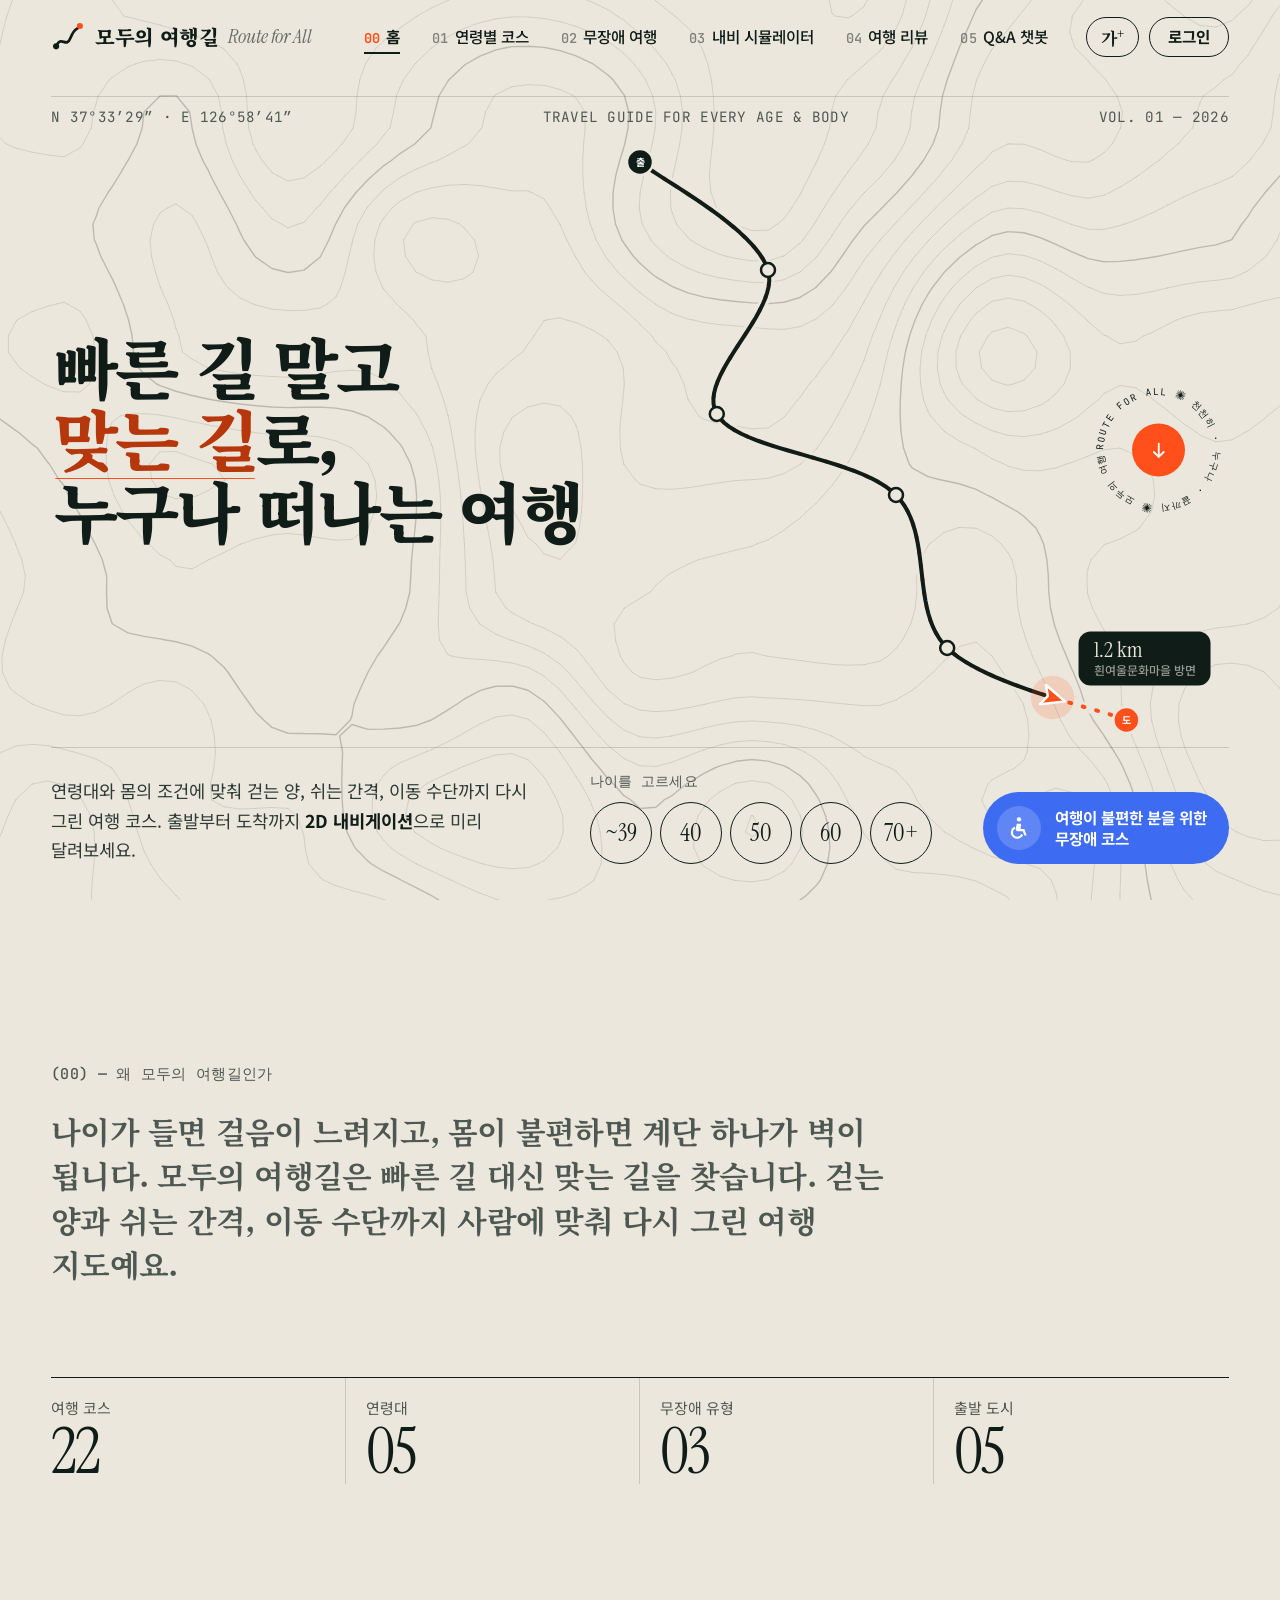
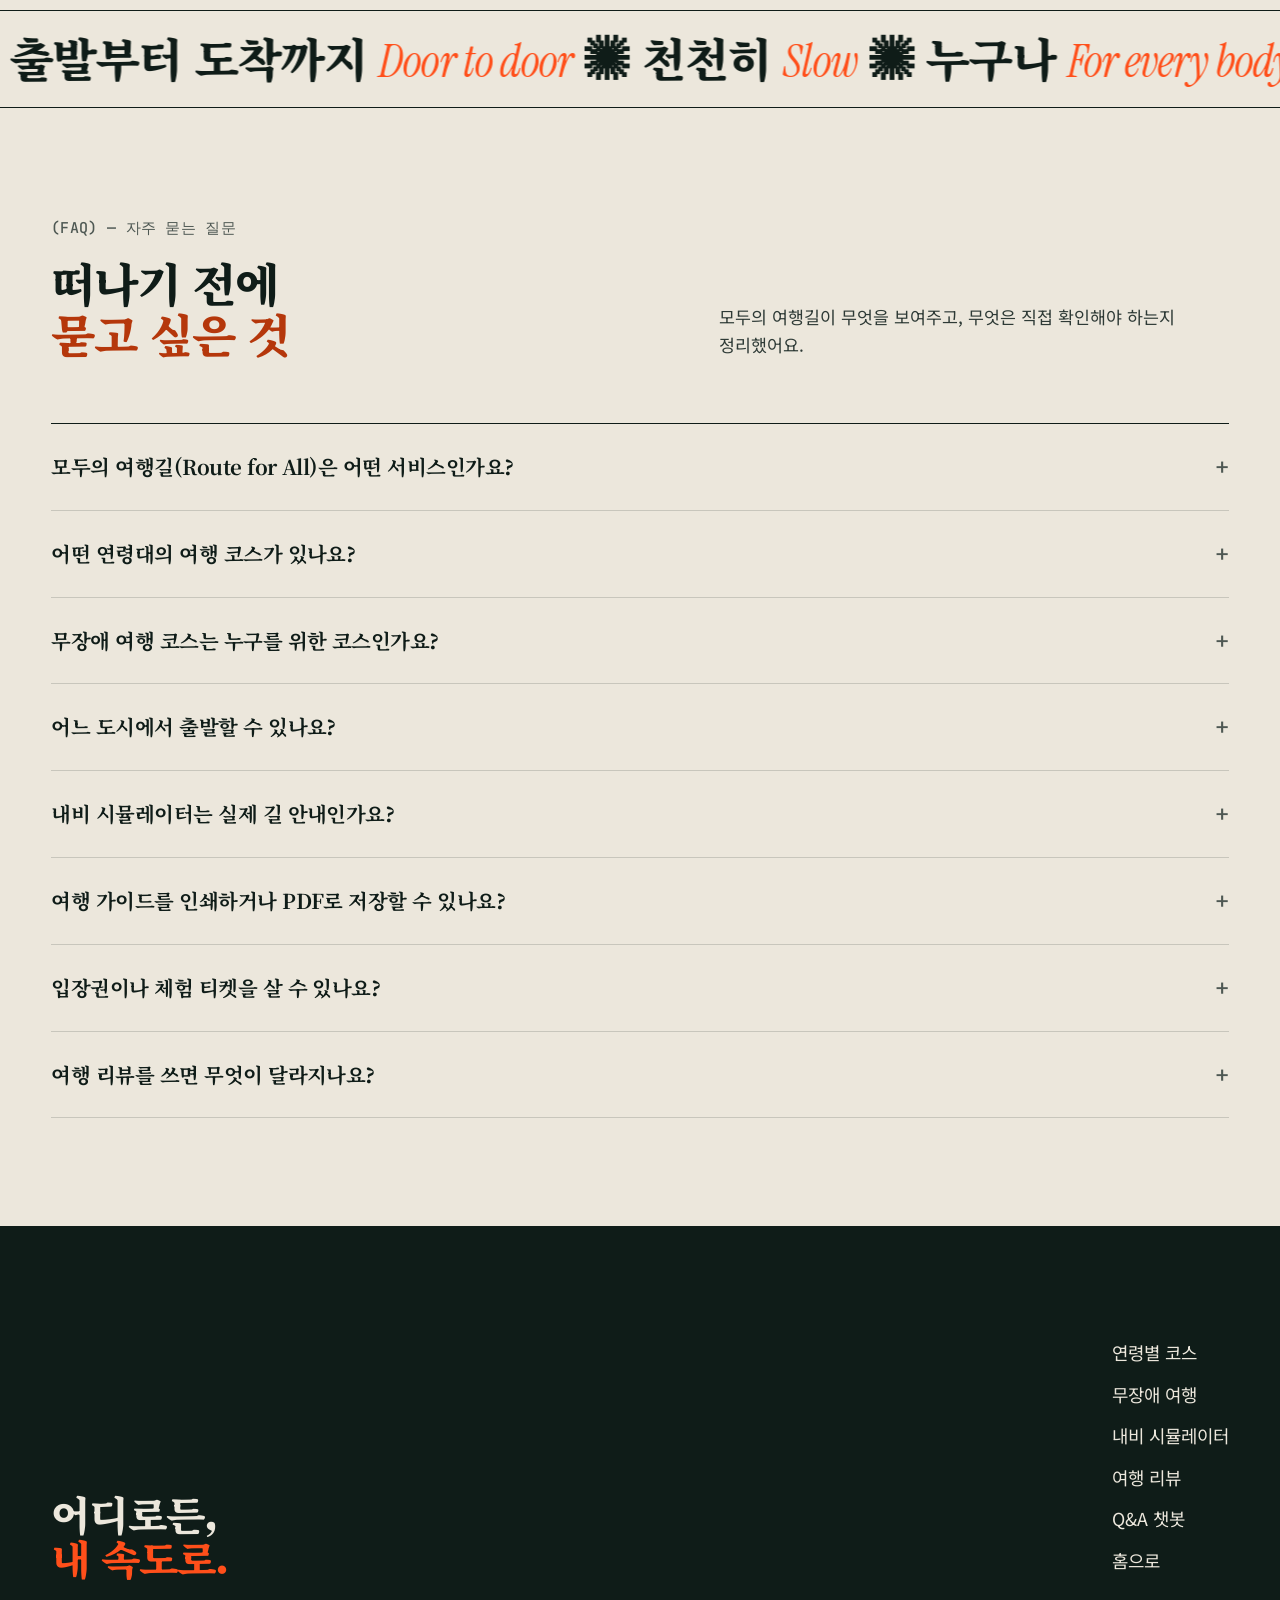
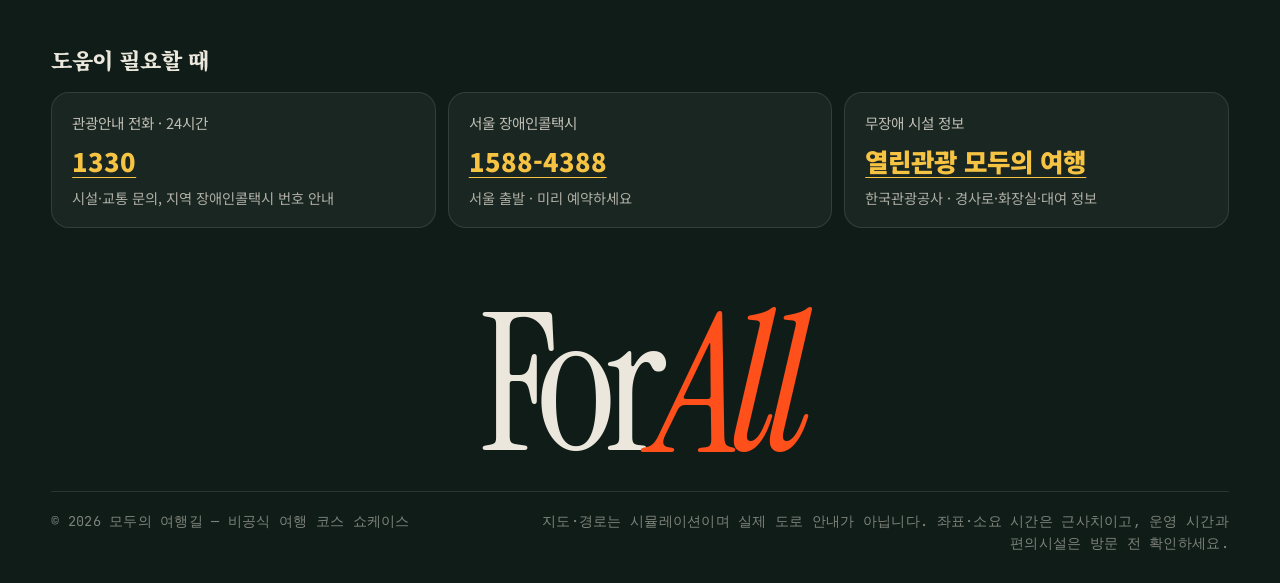
<file: index.html>
<!doctype html>
<html lang="ko">
<head>
  <meta charset="utf-8">
  <meta name="viewport" content="width=device-width, initial-scale=1">
  <title>모두의 여행길 Route for All — 연령별·무장애 국내 여행 코스와 2D 내비</title>
  <meta name="description" content="빠른 길 말고 맞는 길로. 40세 이하부터 70세 이상까지 연령대별, 휠체어·보행 불편·유모차 동반 무장애 국내 여행 코스를 출발부터 도착까지 2D 내비게이션으로 미리 달려보는 여행 가이드예요.">
  <meta name="robots" content="index, follow, max-image-preview:large, max-snippet:-1">
  <meta name="author" content="모두의 여행길 Route for All">
  <meta name="theme-color" content="#0f1c18">
  <link rel="canonical" href="https://specialtourguide.vercel.app/">
  <link rel="alternate" hreflang="ko" href="https://specialtourguide.vercel.app/">
  <link rel="icon" href="favicon.svg" type="image/svg+xml">
  <link rel="apple-touch-icon" href="assets/apple-touch-icon.png">
  <link rel="alternate" type="text/plain" title="LLM용 사이트 요약" href="llms.txt">

  <!-- 공유 미리보기 -->
  <meta property="og:type" content="website">
  <meta property="og:site_name" content="모두의 여행길 Route for All">
  <meta property="og:locale" content="ko_KR">
  <meta property="og:url" content="https://specialtourguide.vercel.app/">
  <meta property="og:title" content="모두의 여행길 Route for All — 나이와 몸에 맞춘 여행 코스">
  <meta property="og:description" content="연령대별·무장애 국내 여행 코스를 출발부터 도착까지 2D 내비게이션으로 미리 달려보세요.">
  <meta property="og:image" content="https://specialtourguide.vercel.app/assets/og-image.png">
  <meta property="og:image:width" content="1200">
  <meta property="og:image:height" content="630">
  <meta property="og:image:alt" content="모두의 여행길 Route for All — 빠른 길 말고 맞는 길로">
  <meta name="twitter:card" content="summary_large_image">
  <meta name="twitter:title" content="모두의 여행길 Route for All — 나이와 몸에 맞춘 여행 코스">
  <meta name="twitter:description" content="연령대별·무장애 국내 여행 코스를 출발부터 도착까지 2D 내비게이션으로 미리 달려보세요.">
  <meta name="twitter:image" content="https://specialtourguide.vercel.app/assets/og-image.png">

  <!-- 구조화 데이터: js/data.js의 코스와 아래 FAQ에서 만든 정적 블록 -->
  <!-- seo:jsonld -->
  <script type="application/ld+json">
{"@context":"https://schema.org","@graph":[{"@type":"Organization","@id":"https://specialtourguide.vercel.app/#org","name":"모두의 여행길 Route for All","alternateName":["모두의 여행길","Route for All"],"url":"https://specialtourguide.vercel.app/","logo":"https://specialtourguide.vercel.app/assets/logo.png"},{"@type":"WebSite","@id":"https://specialtourguide.vercel.app/#website","url":"https://specialtourguide.vercel.app/","name":"모두의 여행길 Route for All","alternateName":"모두의 여행길","inLanguage":"ko-KR","publisher":{"@id":"https://specialtourguide.vercel.app/#org"},"description":"연령대별·무장애 국내 여행 코스를 출발부터 도착까지 2D 내비게이션으로 미리 달려보는 여행 가이드"},{"@type":"WebApplication","@id":"https://specialtourguide.vercel.app/#app","name":"모두의 여행길 2D 내비게이션 시뮬레이터","url":"https://specialtourguide.vercel.app/#sim","applicationCategory":"TravelApplication","operatingSystem":"Web","inLanguage":"ko-KR","isAccessibleForFree":true,"offers":{"@type":"Offer","price":"0","priceCurrency":"KRW"},"publisher":{"@id":"https://specialtourguide.vercel.app/#org"},"featureList":["연령대별 여행 코스 추천","휠체어·보행 불편·유모차 동반 무장애 코스","출발지별 자동차·대중교통·기차 경로 시뮬레이션","A4 여행 가이드 인쇄·PDF 저장","글자 크게 보기"]},{"@type":"ItemList","@id":"https://specialtourguide.vercel.app/#courses","name":"모두의 여행길 코스","numberOfItems":22,"itemListElement":[{"@type":"ListItem","position":1,"item":{"@type":"TouristTrip","name":"부산 바다 감성 1박 2일","description":"알록달록한 산동네 골목에서 시작해 해변열차와 광안대교 야경까지, 부산의 바다를 하루 반에 담는 코스예요.","touristType":"40세 이하","keywords":"부산, 1박 2일, 야경, 해변열차, 골목 사진","provider":{"@id":"https://specialtourguide.vercel.app/#org"},"itinerary":{"@type":"ItemList","itemListElement":[{"@type":"ListItem","position":1,"item":{"@type":"TouristAttraction","name":"감천문화마을","description":"산비탈을 따라 계단식으로 이어진 파스텔 톤 마을. 골목마다 사진 명소가 숨어 있어요."}},{"@type":"ListItem","position":2,"item":{"@type":"TouristAttraction","name":"해운대 블루라인파크","description":"해안선을 따라 달리는 해변열차와 스카이캡슐을 타고 바다를 옆에 두고 이동해요."}},{"@type":"ListItem","position":3,"item":{"@type":"TouristAttraction","name":"광안리 해변","description":"광안대교 야경을 정면으로 보는 해변. 저녁 식사 후 산책으로 하루를 마무리해요."}},{"@type":"ListItem","position":4,"item":{"@type":"TouristAttraction","name":"흰여울문화마을","description":"영도 절벽 위로 이어지는 해안 마을과 산책로. 둘째 날 오전에 여유롭게 걸어요."}}]}}},{"@type":"ListItem","position":2,"item":{"@type":"TouristTrip","name":"양양·속초 서핑 로드트립","description":"서핑 강습으로 하루를 시작하고, 바다 위 절벽 사찰과 속초 시장 먹거리로 이어지는 동해안 드라이브예요.","touristType":"40세 이하","keywords":"강원 양양·속초, 1박 2일, 서핑, 드라이브, 시장 먹거리","provider":{"@id":"https://specialtourguide.vercel.app/#org"},"itinerary":{"@type":"ItemList","itemListElement":[{"@type":"ListItem","position":1,"item":{"@type":"TouristAttraction","name":"양양 서피비치","description":"초보자 강습이 많은 서핑 해변. 오전 파도가 잔잔한 날이 입문하기 좋아요."}},{"@type":"ListItem","position":2,"item":{"@type":"TouristAttraction","name":"낙산사","description":"바다를 내려다보는 해안 사찰. 의상대에서 보는 동해가 탁 트여 있어요."}},{"@type":"ListItem","position":3,"item":{"@type":"TouristAttraction","name":"속초관광수산시장","description":"닭강정과 오징어순대 같은 먹거리로 유명한 시장이에요."}},{"@type":"ListItem","position":4,"item":{"@type":"TouristAttraction","name":"영금정","description":"바위 위 정자에서 보는 일출 명소. 둘째 날 아침에 들러요."}}]}}},{"@type":"ListItem","position":3,"item":{"@type":"TouristTrip","name":"경주 역사 탐험 가족 코스","description":"아이와 교과서 속 신라를 직접 걸어보는 코스예요. 낮에는 불국사와 첨성대, 저녁에는 동궁과 월지 야경으로 마무리해요.","touristType":"40대","keywords":"경북 경주, 당일 ~ 1박, 교과서 여행, 야경, 체험","provider":{"@id":"https://specialtourguide.vercel.app/#org"},"itinerary":{"@type":"ItemList","itemListElement":[{"@type":"ListItem","position":1,"item":{"@type":"TouristAttraction","name":"불국사","description":"다보탑과 석가탑을 직접 보며 신라 불교 건축을 배우는 곳이에요."}},{"@type":"ListItem","position":2,"item":{"@type":"TouristAttraction","name":"첨성대","description":"넓은 잔디밭이 있어 아이들이 뛰놀기 좋아요. 주변 대릉원과 함께 걸어요."}},{"@type":"ListItem","position":3,"item":{"@type":"TouristAttraction","name":"황리단길","description":"한옥을 고친 카페와 식당이 모인 거리. 이른 저녁 식사 장소로 좋아요."}},{"@type":"ListItem","position":4,"item":{"@type":"TouristAttraction","name":"동궁과 월지","description":"연못에 비친 전각이 아름다운 경주 대표 야경 명소예요."}}]}}},{"@type":"ListItem","position":4,"item":{"@type":"TouristTrip","name":"제주 동쪽 바다 가족 여행","description":"에메랄드빛 해수욕장과 비자나무 숲, 성산일출봉을 차로 30분 간격씩 이어 아이도 지치지 않는 제주 동부 코스예요.","touristType":"40대","keywords":"제주 동부, 2박 3일, 바다, 숲 산책, 일출봉","provider":{"@id":"https://specialtourguide.vercel.app/#org"},"itinerary":{"@type":"ItemList","itemListElement":[{"@type":"ListItem","position":1,"item":{"@type":"TouristAttraction","name":"함덕해수욕장","description":"수심이 얕고 물빛이 맑아 아이와 물놀이하기 좋은 해변이에요."}},{"@type":"ListItem","position":2,"item":{"@type":"TouristAttraction","name":"비자림","description":"오래된 비자나무가 빽빽한 숲길. 흙길이 평탄해 가족 산책로로 좋아요."}},{"@type":"ListItem","position":3,"item":{"@type":"TouristAttraction","name":"성산일출봉","description":"분화구 정상까지 계단이 이어져요. 아이 체력에 맞춰 중턱 전망대에서 돌아와도 충분해요."}},{"@type":"ListItem","position":4,"item":{"@type":"TouristAttraction","name":"섭지코지","description":"바다를 끼고 걷는 완만한 언덕길. 다음 날 아침 산책 코스예요."}}]}}},{"@type":"ListItem","position":5,"item":{"@type":"TouristTrip","name":"군산 근대거리 · 전주 한옥 미식","description":"군산의 근대 건축 거리를 천천히 걷고, 전주 한옥마을에서 하룻밤 묵으며 지역 음식을 맛보는 코스예요.","touristType":"50대","keywords":"전북 군산·전주, 1박 2일, 근대 건축, 한옥, 야시장","provider":{"@id":"https://specialtourguide.vercel.app/#org"},"itinerary":{"@type":"ItemList","itemListElement":[{"@type":"ListItem","position":1,"item":{"@type":"TouristAttraction","name":"군산 근대역사박물관","description":"항구 도시 군산의 근대사를 정리한 박물관. 주변 근대 건축 거리와 함께 둘러봐요."}},{"@type":"ListItem","position":2,"item":{"@type":"TouristAttraction","name":"경암동 철길마을","description":"좁은 철길 양옆으로 집과 가게가 늘어선 마을. 추억의 간식거리가 많아요."}},{"@type":"ListItem","position":3,"item":{"@type":"TouristAttraction","name":"전주 한옥마을","description":"700여 채 한옥이 모인 마을. 한옥 숙소에서 하룻밤 머물기 좋아요."}},{"@type":"ListItem","position":4,"item":{"@type":"TouristAttraction","name":"전주 남부시장","description":"피순대·콩나물국밥으로 유명한 시장. 야시장은 운영 요일을 확인하세요."}}]}}},{"@type":"ListItem","position":6,"item":{"@type":"TouristTrip","name":"순천 정원 · 여수 밤바다","description":"순천만국가정원과 갈대 습지를 걷고, 여수 오동도와 이순신광장 밤바다로 이어지는 남해안 힐링 코스예요.","touristType":"50대","keywords":"전남 순천·여수, 1박 2일, 정원, 갈대숲, 밤바다","provider":{"@id":"https://specialtourguide.vercel.app/#org"},"itinerary":{"@type":"ItemList","itemListElement":[{"@type":"ListItem","position":1,"item":{"@type":"TouristAttraction","name":"순천만국가정원","description":"세계 여러 나라 정원을 옮겨놓은 대형 정원. 길이 평탄해 오래 걸어도 편해요."}},{"@type":"ListItem","position":2,"item":{"@type":"TouristAttraction","name":"순천만습지","description":"끝없는 갈대숲 사이 데크길. 해 질 무렵 풍경이 특히 아름다워요."}},{"@type":"ListItem","position":3,"item":{"@type":"TouristAttraction","name":"여수 오동도","description":"방파제 길로 이어진 동백섬. 동백열차를 타고 들어갈 수도 있어요."}},{"@type":"ListItem","position":4,"item":{"@type":"TouristAttraction","name":"이순신광장","description":"여수 밤바다를 따라 포장마차와 식당이 늘어선 광장이에요."}}]}}},{"@type":"ListItem","position":7,"item":{"@type":"TouristTrip","name":"안동 선비길 문화유산 여행","description":"하회마을과 도산서원의 고즈넉한 풍경을 보고, 저녁에는 월영교 야경을 걷는 여유로운 일정이에요.","touristType":"60대","keywords":"경북 안동, 1박 2일, 세계유산, 전통, 야경 다리","provider":{"@id":"https://specialtourguide.vercel.app/#org"},"itinerary":{"@type":"ItemList","itemListElement":[{"@type":"ListItem","position":1,"item":{"@type":"TouristAttraction","name":"하회마을","description":"강이 마을을 감싸 도는 전통 마을. 매표소에서 셔틀버스로 마을 입구까지 갈 수 있어요."}},{"@type":"ListItem","position":2,"item":{"@type":"TouristAttraction","name":"안동 찜닭골목","description":"안동찜닭 식당이 모여 있는 구시장 골목. 점심 식사 장소예요."}},{"@type":"ListItem","position":3,"item":{"@type":"TouristAttraction","name":"도산서원","description":"퇴계 이황을 기리는 서원. 강을 따라 걷는 진입로가 평탄해요."}},{"@type":"ListItem","position":4,"item":{"@type":"TouristAttraction","name":"월영교","description":"호수 위를 가로지르는 나무다리. 밤 조명이 켜지면 더 운치 있어요."}}]}}},{"@type":"ListItem","position":8,"item":{"@type":"TouristTrip","name":"단양 강변 풍경 드라이브","description":"남한강을 따라 도담삼봉과 전망대, 시장을 차로 10분 간격씩 잇는 짧고 편안한 당일 코스예요.","touristType":"60대","keywords":"충북 단양, 당일, 강 풍경, 전망대, 시장","provider":{"@id":"https://specialtourguide.vercel.app/#org"},"itinerary":{"@type":"ItemList","itemListElement":[{"@type":"ListItem","position":1,"item":{"@type":"TouristAttraction","name":"도담삼봉","description":"강 위로 솟은 세 봉우리. 주차장에서 바로 보이는 평지 전망 명소예요."}},{"@type":"ListItem","position":2,"item":{"@type":"TouristAttraction","name":"만천하스카이워크","description":"남한강 절벽 위 전망대. 매표소에서 셔틀버스로 오를 수 있어요."}},{"@type":"ListItem","position":3,"item":{"@type":"TouristAttraction","name":"단양구경시장","description":"단양 마늘을 넣은 만두·순대 등 먹거리가 많은 전통시장이에요."}}]}}},{"@type":"ListItem","position":9,"item":{"@type":"TouristTrip","name":"서울 고궁 반나절 나들이","description":"경복궁 근정전 일대만 천천히 보고, 바로 옆 박물관 실내에서 쉬어간 뒤 덕수궁 돌담길로 마무리하는 반나절 코스예요.","touristType":"70세 이상","keywords":"서울 종로·중구, 반나절, 평지, 실내 관람, 짧은 이동","provider":{"@id":"https://specialtourguide.vercel.app/#org"},"itinerary":{"@type":"ItemList","itemListElement":[{"@type":"ListItem","position":1,"item":{"@type":"TouristAttraction","name":"경복궁","description":"광화문에서 근정전까지만 보아도 충분해요. 마당이 넓은 평지라 걷기 편해요."}},{"@type":"ListItem","position":2,"item":{"@type":"TouristAttraction","name":"국립민속박물관","description":"경복궁 안쪽에 있는 실내 박물관. 의자가 있어 쉬어가며 관람해요."}},{"@type":"ListItem","position":3,"item":{"@type":"TouristAttraction","name":"덕수궁 돌담길","description":"나무 그늘 아래 평탄한 돌담길. 택시에서 내려 짧게 걸어요."}}]}}},{"@type":"ListItem","position":10,"item":{"@type":"TouristTrip","name":"남이섬 · 춘천 강변 하루","description":"짧은 배를 타고 남이섬 숲길을 걷고, 춘천 소양강변 전망과 닭갈비로 마무리하는 하루 코스예요.","touristType":"70세 이상","keywords":"강원 춘천·경기 가평, 당일, 배 타기, 숲길, 평지 산책","provider":{"@id":"https://specialtourguide.vercel.app/#org"},"itinerary":{"@type":"ItemList","itemListElement":[{"@type":"ListItem","position":1,"item":{"@type":"TouristAttraction","name":"가평 나루","description":"남이섬으로 가는 배를 타는 선착장이에요."}},{"@type":"ListItem","position":2,"item":{"@type":"TouristAttraction","name":"남이섬","description":"메타세쿼이아 길을 비롯한 숲길이 평탄해 천천히 걷기 좋아요."}},{"@type":"ListItem","position":3,"item":{"@type":"TouristAttraction","name":"소양강 스카이워크","description":"강 위로 뻗은 투명 바닥 전망대. 입구까지 평지로 접근해요."}},{"@type":"ListItem","position":4,"item":{"@type":"TouristAttraction","name":"춘천 닭갈비골목","description":"닭갈비 식당이 모인 골목. 저녁 식사로 하루를 마무리해요."}}]}}},{"@type":"ListItem","position":11,"item":{"@type":"TouristTrip","name":"휠체어로 가는 서울 박물관·한강","description":"실내 박물관과 평지 공원, 한강공원을 장애인콜택시로 잇는 휠체어 이용자용 당일 코스예요.","touristType":"휠체어 이용자","keywords":"서울 용산·서초, 당일, 휠체어, 엘리베이터, 평지","provider":{"@id":"https://specialtourguide.vercel.app/#org"},"itinerary":{"@type":"ItemList","itemListElement":[{"@type":"ListItem","position":1,"item":{"@type":"TouristAttraction","name":"국립중앙박물관","description":"전시관이 넓은 평지 동선으로 이어지고 층 사이를 엘리베이터로 오가요."}},{"@type":"ListItem","position":2,"item":{"@type":"TouristAttraction","name":"용산가족공원","description":"박물관과 이어진 평지 공원. 연못 주변 포장 산책로를 따라 돌아요."}},{"@type":"ListItem","position":3,"item":{"@type":"TouristAttraction","name":"반포한강공원","description":"강변 산책로와 다리 분수를 함께 볼 수 있는 한강공원이에요."}}]}}},{"@type":"ListItem","position":12,"item":{"@type":"TouristTrip","name":"보행이 불편한 분을 위한 강릉 평지 코스","description":"KTX로 강릉에 내려 택시로만 이동하고, 걷는 구간은 평지 호수 산책로와 해변 데크로 짧게 묶은 코스예요.","touristType":"보행이 불편한 분 · 고령자","keywords":"강원 강릉, 당일, 지팡이·보행기, 벤치 많음, 짧은 걷기","provider":{"@id":"https://specialtourguide.vercel.app/#org"},"itinerary":{"@type":"ItemList","itemListElement":[{"@type":"ListItem","position":1,"item":{"@type":"TouristAttraction","name":"오죽헌","description":"율곡 이이가 태어난 집. 마당과 진입로가 평탄한 편이에요."}},{"@type":"ListItem","position":2,"item":{"@type":"TouristAttraction","name":"경포호 산책로","description":"호수를 따라 도는 평지 산책로. 벤치가 촘촘해 자주 쉬어갈 수 있어요."}},{"@type":"ListItem","position":3,"item":{"@type":"TouristAttraction","name":"안목해변 커피거리","description":"바다가 보이는 카페가 줄지어 있어, 실내에 앉아 바다를 보며 쉬어가요."}}]}}},{"@type":"ListItem","position":13,"item":{"@type":"TouristTrip","name":"버스로 오르는 남산 · 서울로 산책","description":"남산 오르막은 순환버스와 택시로 대신하고, 걷는 구간은 한옥마을 마당과 서울로 평지 보행로로만 짧게 묶었어요.","touristType":"보행이 불편한 분 · 고령자","keywords":"서울 중구, 당일, 오르막 대신 버스, 전망대, 평지 공중정원","provider":{"@id":"https://specialtourguide.vercel.app/#org"},"itinerary":{"@type":"ItemList","itemListElement":[{"@type":"ListItem","position":1,"item":{"@type":"TouristAttraction","name":"남산골한옥마을","description":"평지 마당을 따라 한옥 다섯 채가 모여 있는 곳. 입구 가까이 내려 짧게 둘러봐요."}},{"@type":"ListItem","position":2,"item":{"@type":"TouristAttraction","name":"N서울타워","description":"남산 순환버스로 정상 부근까지 올라가 전망대에서 서울 전경을 봐요."}},{"@type":"ListItem","position":3,"item":{"@type":"TouristAttraction","name":"서울로7017","description":"옛 고가도로를 고친 보행길. 화분 사이 평지 길에 벤치가 많아요."}}]}}},{"@type":"ListItem","position":14,"item":{"@type":"TouristTrip","name":"앉아서 보는 부산 해변열차 코스","description":"해운대 해변 산책로를 조금 걷고, 바다 옆을 달리는 해변열차에 앉아 청사포와 송정까지 이동하는 코스예요.","touristType":"보행이 불편한 분 · 고령자","keywords":"부산 해운대, 당일, 해변열차, 앉아서 관람, 해변 데크","provider":{"@id":"https://specialtourguide.vercel.app/#org"},"itinerary":{"@type":"ItemList","itemListElement":[{"@type":"ListItem","position":1,"item":{"@type":"TouristAttraction","name":"해운대해수욕장","description":"모래사장 옆 포장 산책로를 따라 바다를 보며 짧게 걸어요."}},{"@type":"ListItem","position":2,"item":{"@type":"TouristAttraction","name":"블루라인파크 미포정거장","description":"해변열차를 타는 정거장이에요. 택시로 정거장 앞까지 이동해요."}},{"@type":"ListItem","position":3,"item":{"@type":"TouristAttraction","name":"청사포정거장","description":"열차에서 내려 등대가 보이는 작은 포구를 둘러봐요."}},{"@type":"ListItem","position":4,"item":{"@type":"TouristAttraction","name":"송정해수욕장","description":"잔잔한 해변 앞 카페에서 바다를 보며 쉬어가며 마무리해요."}}]}}},{"@type":"ListItem","position":15,"item":{"@type":"TouristTrip","name":"평지만 골라 걷는 경주","description":"오르막이 많은 불국사 대신 시내 평지 유적만 골랐어요. 실내 박물관에서 시작해 동궁과 월지, 첨성대를 택시로 이어요.","touristType":"보행이 불편한 분 · 고령자","keywords":"경북 경주, 당일, 실내 박물관, 평지 유적, 야경","provider":{"@id":"https://specialtourguide.vercel.app/#org"},"itinerary":{"@type":"ItemList","itemListElement":[{"@type":"ListItem","position":1,"item":{"@type":"TouristAttraction","name":"국립경주박물관","description":"신라 유물을 실내에서 편하게 보는 박물관. 의자에 앉아 쉬어가며 관람해요."}},{"@type":"ListItem","position":2,"item":{"@type":"TouristAttraction","name":"첨성대","description":"넓은 평지 잔디밭 가운데 있어 가까이 가기 쉬워요."}},{"@type":"ListItem","position":3,"item":{"@type":"TouristAttraction","name":"동궁과 월지","description":"연못을 따라 도는 평탄한 길. 해 질 무렵 야경이 아름다워요."}}]}}},{"@type":"ListItem","position":16,"item":{"@type":"TouristTrip","name":"담양 가로수길 느린 산책","description":"곧게 뻗은 메타세쿼이아 가로수길과 강변 제방 숲을 평지로만 걷고, 국수거리에서 쉬어가는 코스예요.","touristType":"보행이 불편한 분 · 고령자","keywords":"전남 담양, 당일, 가로수길, 평지 제방, 국수 한 그릇","provider":{"@id":"https://specialtourguide.vercel.app/#org"},"itinerary":{"@type":"ItemList","itemListElement":[{"@type":"ListItem","position":1,"item":{"@type":"TouristAttraction","name":"메타세쿼이아 가로수길","description":"높은 나무가 양옆으로 늘어선 곧은 평지 길이에요."}},{"@type":"ListItem","position":2,"item":{"@type":"TouristAttraction","name":"관방제림","description":"강둑을 따라 오래된 나무가 줄지어 선 그늘 숲길이에요."}},{"@type":"ListItem","position":3,"item":{"@type":"TouristAttraction","name":"담양 국수거리","description":"강변을 따라 국수집이 모인 거리. 평상에 앉아 쉬어가요."}}]}}},{"@type":"ListItem","position":17,"item":{"@type":"TouristTrip","name":"제주 서쪽 정원과 에메랄드 해변","description":"제주 시내 시장에서 시작해 평지 정원과 물빛 고운 해변을 차로 잇는 서쪽 코스예요. 걷는 구간은 모두 짧게 줄였어요.","touristType":"보행이 불편한 분 · 고령자","keywords":"제주 한림, 1박 2일, 평지 정원, 해변 데크, 시장","provider":{"@id":"https://specialtourguide.vercel.app/#org"},"itinerary":{"@type":"ItemList","itemListElement":[{"@type":"ListItem","position":1,"item":{"@type":"TouristAttraction","name":"동문재래시장","description":"공항에서 가까운 제주 대표 시장. 지붕이 있어 날씨와 관계없이 둘러봐요."}},{"@type":"ListItem","position":2,"item":{"@type":"TouristAttraction","name":"한림공원","description":"아열대 식물원과 정원이 이어진 공원. 길이 대체로 평탄해요."}},{"@type":"ListItem","position":3,"item":{"@type":"TouristAttraction","name":"협재해수욕장","description":"비양도가 보이는 맑은 해변. 다음 날 아침 산책로에서 바다를 봐요."}}]}}},{"@type":"ListItem","position":18,"item":{"@type":"TouristTrip","name":"세종 수목원 · 대전 빵 여행","description":"날씨와 관계없이 걷기 좋은 수목원 온실과 평지 호수공원을 둘러보고, 대전 빵집에서 마무리하는 코스예요.","touristType":"보행이 불편한 분 · 고령자","keywords":"세종 · 대전, 당일, 실내 온실, 호수 공원, 빵집","provider":{"@id":"https://specialtourguide.vercel.app/#org"},"itinerary":{"@type":"ItemList","itemListElement":[{"@type":"ListItem","position":1,"item":{"@type":"TouristAttraction","name":"국립세종수목원","description":"대형 사계절 온실이 있는 수목원. 실내 평지 동선이 길어 쉬어가며 걸어요."}},{"@type":"ListItem","position":2,"item":{"@type":"TouristAttraction","name":"세종호수공원","description":"넓은 호수를 따라 포장 산책로가 이어진 평지 공원이에요."}},{"@type":"ListItem","position":3,"item":{"@type":"TouristAttraction","name":"대전 성심당 본점","description":"대전을 대표하는 빵집. 줄이 길 수 있어 동행자가 대신 줄 서는 것을 권해요."}}]}}},{"@type":"ListItem","position":19,"item":{"@type":"TouristTrip","name":"대구 호수와 골목, 시장 한 바퀴","description":"수성못 호숫가를 천천히 걷고, 김광석길과 서문시장은 입구 가까이 내려 짧게 둘러보는 대구 도심 코스예요.","touristType":"보행이 불편한 분 · 고령자","keywords":"대구 수성·중구, 당일, 호숫가 산책, 벽화 골목, 전통시장","provider":{"@id":"https://specialtourguide.vercel.app/#org"},"itinerary":{"@type":"ItemList","itemListElement":[{"@type":"ListItem","position":1,"item":{"@type":"TouristAttraction","name":"수성못","description":"호수를 둘러싼 평지 산책로와 수변 데크가 있는 대구 도심 공원이에요."}},{"@type":"ListItem","position":2,"item":{"@type":"TouristAttraction","name":"김광석다시그리기길","description":"벽화와 노래가 있는 골목. 입구 쪽 평지 구간만 둘러봐요."}},{"@type":"ListItem","position":3,"item":{"@type":"TouristAttraction","name":"서문시장","description":"대구 대표 전통시장. 납작만두·칼국수로 식사하며 쉬어가요."}}]}}},{"@type":"ListItem","position":20,"item":{"@type":"TouristTrip","name":"앉아서 도는 인천 월미바다열차","description":"월미도를 한 바퀴 도는 바다열차에 앉아 바다와 항구를 보고, 문화의거리와 신포시장을 차로 잇는 코스예요.","touristType":"보행이 불편한 분 · 고령자","keywords":"인천 중구, 당일, 모노레일, 바다 전망, 시장 먹거리","provider":{"@id":"https://specialtourguide.vercel.app/#org"},"itinerary":{"@type":"ItemList","itemListElement":[{"@type":"ListItem","position":1,"item":{"@type":"TouristAttraction","name":"월미바다역","description":"인천역 옆 바다열차 출발역이에요."}},{"@type":"ListItem","position":2,"item":{"@type":"TouristAttraction","name":"월미문화의거리역","description":"바다가 보이는 산책로와 식당이 모인 거리. 해안 평지길을 짧게 걸어요."}},{"@type":"ListItem","position":3,"item":{"@type":"TouristAttraction","name":"신포국제시장","description":"닭강정과 만두로 알려진 시장. 지붕이 있는 통로를 따라 둘러봐요."}}]}}},{"@type":"ListItem","position":21,"item":{"@type":"TouristTrip","name":"순천 정원과 초가 마을","description":"넓고 평탄한 순천만국가정원을 쉬어가며 둘러보고, 초가집이 모인 낙안읍성 마을과 시장 국밥으로 이어지는 코스예요.","touristType":"보행이 불편한 분 · 고령자","keywords":"전남 순천, 1박 2일, 평지 정원, 민속 마을, 국밥","provider":{"@id":"https://specialtourguide.vercel.app/#org"},"itinerary":{"@type":"ItemList","itemListElement":[{"@type":"ListItem","position":1,"item":{"@type":"TouristAttraction","name":"순천만국가정원","description":"세계 여러 나라 정원이 모인 대형 정원. 길이 넓고 평탄해요."}},{"@type":"ListItem","position":2,"item":{"@type":"TouristAttraction","name":"낙안읍성 민속마을","description":"성곽 안에 초가집이 모인 마을. 마을 안 길은 대체로 평지예요."}},{"@type":"ListItem","position":3,"item":{"@type":"TouristAttraction","name":"순천 웃장","description":"국밥집이 모인 전통시장. 따뜻한 국밥으로 마무리해요."}}]}}},{"@type":"ListItem","position":22,"item":{"@type":"TouristTrip","name":"유모차·임산부 동반 실내외 코스","description":"넓은 평지 호수공원과 실내 박물관, 온실 식물원을 차로 20~30분 간격씩 잇는 코스예요.","touristType":"유모차 · 임산부 동반","keywords":"경기 고양·서울 강서, 당일, 유모차, 수유실, 실내 위주","provider":{"@id":"https://specialtourguide.vercel.app/#org"},"itinerary":{"@type":"ItemList","itemListElement":[{"@type":"ListItem","position":1,"item":{"@type":"TouristAttraction","name":"일산 호수공원","description":"호수를 따라 넓은 포장 산책로가 이어진 평지 공원이에요."}},{"@type":"ListItem","position":2,"item":{"@type":"TouristAttraction","name":"국립항공박물관","description":"비행기 실물을 실내에서 보는 박물관. 아이와 함께 체험 전시를 둘러봐요."}},{"@type":"ListItem","position":3,"item":{"@type":"TouristAttraction","name":"서울식물원","description":"대형 실내 온실이 있어 날씨와 관계없이 걷기 좋은 식물원이에요."}}]}}}]},{"@type":"FAQPage","@id":"https://specialtourguide.vercel.app/#faq","inLanguage":"ko-KR","mainEntity":[{"@type":"Question","name":"모두의 여행길(Route for All)은 어떤 서비스인가요?","acceptedAnswer":{"@type":"Answer","text":"연령대와 몸의 조건에 맞춰 걷는 양, 쉬는 간격, 이동 수단을 다시 짠 국내 여행 코스 가이드예요. 고른 코스를 출발지부터 도착지까지 2D 내비게이션 시뮬레이터로 미리 달려볼 수 있어요."}},{"@type":"Question","name":"어떤 연령대의 여행 코스가 있나요?","acceptedAnswer":{"@type":"Answer","text":"40세 이하, 40대, 50대, 60대, 70세 이상 다섯 연령대로 나눠 코스를 추천해요. 나이가 많을수록 하루 방문지와 걷는 거리를 줄이고 쉬는 시간을 늘렸어요."}},{"@type":"Question","name":"무장애 여행 코스는 누구를 위한 코스인가요?","acceptedAnswer":{"@type":"Answer","text":"휠체어 이용자, 보행이 불편한 분과 고령자, 유모차·임산부와 함께하는 여행자를 위한 코스예요. 계단과 오르막을 줄이고 쉬는 지점과 콜택시·휠체어석 예약 안내를 일정에 넣었어요."}},{"@type":"Question","name":"어느 도시에서 출발할 수 있나요?","acceptedAnswer":{"@type":"Answer","text":"출발 지역을 직접 입력할 수 있어요. 서울역, 대전역, 동대구역, 광주송정역, 부산역 같은 주요 역과 전국 87개 시·군을 찾을 수 있어요. 코스에 따라 자동차, 대중교통(고속버스·시내버스·지하철), 기차, 항공으로 여행 지역까지 가는 경로를 보여줘요."}},{"@type":"Question","name":"내비 시뮬레이터는 실제 길 안내인가요?","acceptedAnswer":{"@type":"Answer","text":"아니요. 지도·경로·소요 시간은 시뮬레이션용 근사치이고 실제 도로 안내가 아니에요. 운영 시간과 편의시설(엘리베이터, 휠체어 대여, 화장실)은 방문 전에 각 시설에 확인하세요."}},{"@type":"Question","name":"여행 가이드를 인쇄하거나 PDF로 저장할 수 있나요?","acceptedAnswer":{"@type":"Answer","text":"네. 시뮬레이터에서 고른 코스·출발지·이동 수단을 A4 여행 가이드로 미리 보고 인쇄하거나 PDF로 저장할 수 있어요. 큰 글씨 옵션도 있어요."}},{"@type":"Question","name":"입장권이나 체험 티켓을 살 수 있나요?","acceptedAnswer":{"@type":"Answer","text":"시뮬레이터가 목적지에 도착하면 티켓을 제안해요. 결제는 토스페이먼츠 테스트 환경으로 동작하는 시연 기능이라 실제 요금이 청구되지 않고, 표시된 요금도 예시예요."}},{"@type":"Question","name":"여행 리뷰를 쓰면 무엇이 달라지나요?","acceptedAnswer":{"@type":"Answer","text":"리뷰 글에서 장소와 이동 조건, 걷기 강도를 분석해 기존 코스의 리뷰로 묶거나, 같은 코스가 없으면 「리뷰에서 태어난 코스」로 새 코스를 만들어요. 계정과 리뷰는 이 브라우저에만 저장되는 데모 기능이에요."}}]}]}
  </script>
  <!-- /seo:jsonld -->
  <link rel="preconnect" href="https://fonts.googleapis.com">
  <link rel="preconnect" href="https://fonts.gstatic.com" crossorigin>
  <link href="https://fonts.googleapis.com/css2?family=Instrument+Serif:ital@0;1&family=JetBrains+Mono:wght@400;500;700&family=Noto+Sans+KR:wght@400;500;700;900&family=Noto+Serif+KR:wght@500;700;900&display=swap" rel="stylesheet">
  <link rel="stylesheet" href="css/style.css">
</head>
<body class="is-loading">
  <a class="skip" href="#main">본문 바로가기</a>

  <!-- 프리로더 -->
  <div class="loader" id="loader" aria-hidden="true">
    <div class="loader__top mono"><span>ROUTE FOR ALL</span><span>N 37°33′ · E 126°58′</span></div>
    <svg class="loader__route" viewBox="0 0 600 200" preserveAspectRatio="none">
      <path id="loaderPath" d="M10 150 C 90 150 110 40 200 60 S 320 170 400 120 S 520 30 590 50" pathLength="1"/>
    </svg>
    <div class="loader__count"><span id="loaderNum">000</span><i>%</i></div>
    <p class="loader__msg">천천히, 지도를 펼치는 중</p>
  </div>

  <!-- 커서 · 질감 · 진행바 -->
  <div class="progress" id="progress" aria-hidden="true"></div>

  <header class="nav" id="nav">
    <a class="brand" href="#top" aria-label="모두의 여행길 처음으로">
      <svg viewBox="0 0 40 40" aria-hidden="true"><path d="M6 31c6-14 12 3 17-10S31 12 34 7" fill="none" stroke="currentColor" stroke-width="3.2" stroke-linecap="round"/><circle cx="6" cy="31" r="3.6" fill="currentColor"/><circle cx="34" cy="7" r="3.6" fill="var(--signal)"/></svg>
      <span class="brand__ko">모두의 여행길</span><span class="brand__en">Route for All</span>
    </a>
    <nav class="nav__links" aria-label="주 메뉴">
      <a href="#top" data-nav="top"><i class="mono">00</i><span>홈<small>모두의 여행길 소개</small></span></a>
      <a href="#ages" data-nav="ages"><i class="mono">01</i><span>연령별 코스<small>나이에 맞는 속도</small></span></a>
      <a href="#access" data-nav="access"><i class="mono">02</i><span>무장애 여행<small>계단 없는 여행</small></span></a>
      <a href="#sim" data-nav="sim"><i class="mono">03</i><span>내비 시뮬레이터<small>출발부터 도착까지</small></span></a>
      <a href="#reviews" data-nav="reviews"><i class="mono">04</i><span>여행 리뷰<small>다녀온 사람들의 후기</small></span></a>
      <a href="#chat" data-nav="chat"><i class="mono">05</i><span>Q&amp;A 챗봇<small>사이트에 대해 물어보기</small></span></a>
    </nav>
    <div class="nav__right">
      <button class="textsize" id="textSize" type="button" aria-pressed="false" title="글자 크게 보기">가<sup>+</sup><span class="sr">글자 크게</span></button>
      <button class="nav__login" id="navLogin" type="button" data-auth="login">로그인</button>
      <div class="umenu" id="umenu" hidden>
        <button class="umenu__btn" id="umenuBtn" type="button" aria-expanded="false" aria-controls="umenuList">
          <span class="ava" id="umenuAva" aria-hidden="true"></span><span id="umenuName"></span>
        </button>
        <div class="umenu__list" id="umenuList" hidden>
          <p class="umenu__meta mono" id="umenuMeta"></p>
          <button type="button" data-my-tickets>내 티켓</button>
          <button type="button" data-my-reviews>내 리뷰 보기</button>
          <button type="button" data-write-review>리뷰 쓰기</button>
          <button type="button" data-logout>로그아웃</button>
        </div>
      </div>
      <button class="burger" id="burger" type="button" aria-expanded="false" aria-controls="mnav"><span></span><span></span><span class="sr">메뉴</span></button>
    </div>
  </header>
  <div class="mnav" id="mnav" hidden>
    <a href="#top" data-nav="top"><i class="mono">00</i>홈</a>
    <a href="#ages" data-nav="ages"><i class="mono">01</i>연령별 코스</a>
    <a href="#access" data-nav="access"><i class="mono">02</i>무장애 여행</a>
    <a href="#sim" data-nav="sim"><i class="mono">03</i>내비 시뮬레이터</a>
    <a href="#reviews" data-nav="reviews"><i class="mono">04</i>여행 리뷰</a>
    <a href="#chat" data-nav="chat"><i class="mono">05</i>Q&amp;A 챗봇</a>
    <div class="mnav__auth" id="mnavAuth"></div>
  </div>

  <main id="main">
    <!-- 히어로 -->
    <section class="hero" id="top" data-view="top">
      <canvas class="hero__topo" id="topo" aria-hidden="true"></canvas>
      <div class="hero__meta mono">
        <span>N 37°33′29″ · E 126°58′41″</span>
        <span class="hide-sm">TRAVEL GUIDE FOR EVERY AGE &amp; BODY</span>
        <span>VOL. 01 — 2026</span>
      </div>

      <h1 class="hero__title" id="heroTitle">
        <span class="line"><span class="line__in">빠른 길 말고</span></span>
        <span class="line"><span class="line__in"><em>맞는 길</em>로,</span></span>
        <span class="line"><span class="line__in">누구나 떠나는 여행</span></span>
      </h1>

      <a class="badge" href="#ages" aria-label="연령별 코스로 이동">
        <svg viewBox="0 0 200 200" aria-hidden="true">
          <defs><path id="circ" d="M100 100 m-78 0 a78 78 0 1 1 156 0 a78 78 0 1 1 -156 0"/></defs>
          <text><textPath href="#circ">ROUTE FOR ALL ✺ 천천히 · 누구나 · 끝까지 ✺ 모두의 여행길 ✺ </textPath></text>
        </svg>
        <svg class="badge__arrow" viewBox="0 0 24 24" aria-hidden="true"><path d="M12 4v16M6 14l6 6 6-6"/></svg>
      </a>

      <div class="hero__foot">
        <p class="hero__lead">연령대와 몸의 조건에 맞춰 걷는 양, 쉬는 간격, 이동 수단까지 다시 그린 여행 코스. 출발부터 도착까지 <b>2D 내비게이션</b>으로 미리 달려보세요.</p>
        <div class="hero__ages">
          <p class="mono">나이를 고르세요</p>
          <div class="hero__chips" id="heroChips" role="group" aria-label="연령대 바로가기"></div>
        </div>
        <a class="hero__access" href="#access">
          <svg viewBox="0 0 24 24" aria-hidden="true"><circle cx="12" cy="4" r="2"/><path d="M10 8h4l-.5 5H17l2 6h-2l-1.5-4H11a2 2 0 0 1-2-2.2z"/><path d="M8.2 11.5A5 5 0 1 0 15 18" fill="none" stroke="currentColor" stroke-width="2"/></svg>
          <span>여행이 불편한 분을 위한<br>무장애 코스</span>
        </a>
      </div>
    </section>

    <!-- 선언문 -->
    <section class="manifesto" aria-label="모두의 여행길 소개" data-view="top">
      <p class="eyebrow mono reveal">(00) — 왜 모두의 여행길인가</p>
      <p class="manifesto__text" data-scrub>나이가 들면 걸음이 느려지고, 몸이 불편하면 계단 하나가 벽이 됩니다. 모두의 여행길은 빠른 길 대신 맞는 길을 찾습니다. 걷는 양과 쉬는 간격, 이동 수단까지 사람에 맞춰 다시 그린 여행 지도예요.</p>
      <dl class="stats">
        <div class="reveal"><dt>여행 코스</dt><dd><span data-count="13" data-count-courses>0</span></dd></div>
        <div class="reveal"><dt>연령대</dt><dd><span data-count="5">0</span></dd></div>
        <div class="reveal"><dt>무장애 유형</dt><dd><span data-count="3">0</span></dd></div>
        <div class="reveal"><dt>출발 도시</dt><dd><span data-count="5">0</span></dd></div>
      </dl>
    </section>

    <!-- 연령별 (세로 배치) -->
    <section class="ages" id="ages" aria-labelledby="agesTitle" data-view="ages">
      <div class="ages__pin">
        <div class="ages__track" id="agesTrack">
          <div class="ages__intro">
            <p class="eyebrow mono">(01) — 연령별 가이드</p>
            <h2 id="agesTitle">나이마다<br>다른 <em>여행의 속도</em></h2>
            <p>걷는 양, 이동 간격, 쉬는 시간을 연령대에 맞춰 조절했어요. 코스를 고르면 내비게이션으로 바로 달려볼 수 있어요.</p>
            <p class="ages__hint mono hide-sm"><span>SCROLL</span><i></i><span>아래로 내려보기</span></p>
          </div>
          <nav class="ages__jump" aria-label="연령대 바로가기"><ol class="ages__dots mono" id="agesDots"></ol></nav>
          <!-- 연령 패널은 JS가 채움 -->
        </div>
      </div>
    </section>

    <!-- 마키 -->
    <div class="marquee" aria-hidden="true" data-view="top">
      <div class="marquee__row" id="marquee">
        <span>천천히 <em>Slow</em> ✺ 누구나 <em>For every body</em> ✺ 출발부터 도착까지 <em>Door to door</em> ✺&nbsp;</span>
        <span>천천히 <em>Slow</em> ✺ 누구나 <em>For every body</em> ✺ 출발부터 도착까지 <em>Door to door</em> ✺&nbsp;</span>
      </div>
    </div>

    <!-- 자주 묻는 질문 (FAQPage 구조화 데이터와 같은 내용) -->
    <section class="faq" id="faq" aria-labelledby="faqTitle" data-view="top">
      <div class="section-head">
        <p class="eyebrow mono reveal">(FAQ) — 자주 묻는 질문</p>
        <h2 id="faqTitle" class="reveal">떠나기 전에<br><em>묻고 싶은 것</em></h2>
        <p class="reveal">모두의 여행길이 무엇을 보여주고, 무엇은 직접 확인해야 하는지 정리했어요.</p>
      </div>
      <div class="faq__list">
        <!-- seo:faq -->
        <details class="faq__item">
          <summary><h3>모두의 여행길(Route for All)은 어떤 서비스인가요?</h3></summary>
          <p>연령대와 몸의 조건에 맞춰 걷는 양, 쉬는 간격, 이동 수단을 다시 짠 국내 여행 코스 가이드예요. 고른 코스를 출발지부터 도착지까지 2D 내비게이션 시뮬레이터로 미리 달려볼 수 있어요.</p>
        </details>
        <details class="faq__item">
          <summary><h3>어떤 연령대의 여행 코스가 있나요?</h3></summary>
          <p>40세 이하, 40대, 50대, 60대, 70세 이상 다섯 연령대로 나눠 코스를 추천해요. 나이가 많을수록 하루 방문지와 걷는 거리를 줄이고 쉬는 시간을 늘렸어요.</p>
        </details>
        <details class="faq__item">
          <summary><h3>무장애 여행 코스는 누구를 위한 코스인가요?</h3></summary>
          <p>휠체어 이용자, 보행이 불편한 분과 고령자, 유모차·임산부와 함께하는 여행자를 위한 코스예요. 계단과 오르막을 줄이고 쉬는 지점과 콜택시·휠체어석 예약 안내를 일정에 넣었어요.</p>
        </details>
        <details class="faq__item">
          <summary><h3>어느 도시에서 출발할 수 있나요?</h3></summary>
          <p>출발 지역을 직접 입력할 수 있어요. 서울역, 대전역, 동대구역, 광주송정역, 부산역 같은 주요 역과 전국 87개 시·군을 찾을 수 있어요. 코스에 따라 자동차, 대중교통(고속버스·시내버스·지하철), 기차, 항공으로 여행 지역까지 가는 경로를 보여줘요.</p>
        </details>
        <details class="faq__item">
          <summary><h3>내비 시뮬레이터는 실제 길 안내인가요?</h3></summary>
          <p>아니요. 지도·경로·소요 시간은 시뮬레이션용 근사치이고 실제 도로 안내가 아니에요. 운영 시간과 편의시설(엘리베이터, 휠체어 대여, 화장실)은 방문 전에 각 시설에 확인하세요.</p>
        </details>
        <details class="faq__item">
          <summary><h3>여행 가이드를 인쇄하거나 PDF로 저장할 수 있나요?</h3></summary>
          <p>네. 시뮬레이터에서 고른 코스·출발지·이동 수단을 A4 여행 가이드로 미리 보고 인쇄하거나 PDF로 저장할 수 있어요. 큰 글씨 옵션도 있어요.</p>
        </details>
        <details class="faq__item">
          <summary><h3>입장권이나 체험 티켓을 살 수 있나요?</h3></summary>
          <p>시뮬레이터가 목적지에 도착하면 티켓을 제안해요. 결제는 토스페이먼츠 테스트 환경으로 동작하는 시연 기능이라 실제 요금이 청구되지 않고, 표시된 요금도 예시예요.</p>
        </details>
        <details class="faq__item">
          <summary><h3>여행 리뷰를 쓰면 무엇이 달라지나요?</h3></summary>
          <p>리뷰 글에서 장소와 이동 조건, 걷기 강도를 분석해 기존 코스의 리뷰로 묶거나, 같은 코스가 없으면 「리뷰에서 태어난 코스」로 새 코스를 만들어요. 계정과 리뷰는 이 브라우저에만 저장되는 데모 기능이에요.</p>
        </details>
  <!-- /seo:faq -->
      </div>
    </section>

    <!-- 스크립트 없이 읽는 검색엔진·AI용 코스 요약 -->
    <noscript>
      <section class="faq faq--static" aria-label="여행 코스 목록">
      <h2>모두의 여행길 코스</h2>
      <!-- seo:courses -->
      <h3>연령별 코스</h3>
      <ul>
        <li><b>부산 바다 감성 1박 2일</b> (40세 이하 · 부산 · 1박 2일) — 알록달록한 산동네 골목에서 시작해 해변열차와 광안대교 야경까지, 부산의 바다를 하루 반에 담는 코스예요. 코스: 감천문화마을 → 해운대 블루라인파크 → 광안리 해변 → 흰여울문화마을</li>
        <li><b>양양·속초 서핑 로드트립</b> (40세 이하 · 강원 양양·속초 · 1박 2일) — 서핑 강습으로 하루를 시작하고, 바다 위 절벽 사찰과 속초 시장 먹거리로 이어지는 동해안 드라이브예요. 코스: 양양 서피비치 → 낙산사 → 속초관광수산시장 → 영금정</li>
        <li><b>경주 역사 탐험 가족 코스</b> (40대 · 경북 경주 · 당일 ~ 1박) — 아이와 교과서 속 신라를 직접 걸어보는 코스예요. 낮에는 불국사와 첨성대, 저녁에는 동궁과 월지 야경으로 마무리해요. 코스: 불국사 → 첨성대 → 황리단길 → 동궁과 월지</li>
        <li><b>제주 동쪽 바다 가족 여행</b> (40대 · 제주 동부 · 2박 3일) — 에메랄드빛 해수욕장과 비자나무 숲, 성산일출봉을 차로 30분 간격씩 이어 아이도 지치지 않는 제주 동부 코스예요. 코스: 함덕해수욕장 → 비자림 → 성산일출봉 → 섭지코지</li>
        <li><b>군산 근대거리 · 전주 한옥 미식</b> (50대 · 전북 군산·전주 · 1박 2일) — 군산의 근대 건축 거리를 천천히 걷고, 전주 한옥마을에서 하룻밤 묵으며 지역 음식을 맛보는 코스예요. 코스: 군산 근대역사박물관 → 경암동 철길마을 → 전주 한옥마을 → 전주 남부시장</li>
        <li><b>순천 정원 · 여수 밤바다</b> (50대 · 전남 순천·여수 · 1박 2일) — 순천만국가정원과 갈대 습지를 걷고, 여수 오동도와 이순신광장 밤바다로 이어지는 남해안 힐링 코스예요. 코스: 순천만국가정원 → 순천만습지 → 여수 오동도 → 이순신광장</li>
        <li><b>안동 선비길 문화유산 여행</b> (60대 · 경북 안동 · 1박 2일) — 하회마을과 도산서원의 고즈넉한 풍경을 보고, 저녁에는 월영교 야경을 걷는 여유로운 일정이에요. 코스: 하회마을 → 안동 찜닭골목 → 도산서원 → 월영교</li>
        <li><b>단양 강변 풍경 드라이브</b> (60대 · 충북 단양 · 당일) — 남한강을 따라 도담삼봉과 전망대, 시장을 차로 10분 간격씩 잇는 짧고 편안한 당일 코스예요. 코스: 도담삼봉 → 만천하스카이워크 → 단양구경시장</li>
        <li><b>서울 고궁 반나절 나들이</b> (70세 이상 · 서울 종로·중구 · 반나절) — 경복궁 근정전 일대만 천천히 보고, 바로 옆 박물관 실내에서 쉬어간 뒤 덕수궁 돌담길로 마무리하는 반나절 코스예요. 코스: 경복궁 → 국립민속박물관 → 덕수궁 돌담길</li>
        <li><b>남이섬 · 춘천 강변 하루</b> (70세 이상 · 강원 춘천·경기 가평 · 당일) — 짧은 배를 타고 남이섬 숲길을 걷고, 춘천 소양강변 전망과 닭갈비로 마무리하는 하루 코스예요. 코스: 가평 나루 → 남이섬 → 소양강 스카이워크 → 춘천 닭갈비골목</li>
      </ul>
      <h3>무장애 코스</h3>
      <ul>
        <li><b>휠체어로 가는 서울 박물관·한강</b> (휠체어 이용자 · 서울 용산·서초 · 당일) — 실내 박물관과 평지 공원, 한강공원을 장애인콜택시로 잇는 휠체어 이용자용 당일 코스예요. 코스: 국립중앙박물관 → 용산가족공원 → 반포한강공원</li>
        <li><b>보행이 불편한 분을 위한 강릉 평지 코스</b> (보행이 불편한 분 · 고령자 · 강원 강릉 · 당일) — KTX로 강릉에 내려 택시로만 이동하고, 걷는 구간은 평지 호수 산책로와 해변 데크로 짧게 묶은 코스예요. 코스: 오죽헌 → 경포호 산책로 → 안목해변 커피거리</li>
        <li><b>버스로 오르는 남산 · 서울로 산책</b> (보행이 불편한 분 · 고령자 · 서울 중구 · 당일) — 남산 오르막은 순환버스와 택시로 대신하고, 걷는 구간은 한옥마을 마당과 서울로 평지 보행로로만 짧게 묶었어요. 코스: 남산골한옥마을 → N서울타워 → 서울로7017</li>
        <li><b>앉아서 보는 부산 해변열차 코스</b> (보행이 불편한 분 · 고령자 · 부산 해운대 · 당일) — 해운대 해변 산책로를 조금 걷고, 바다 옆을 달리는 해변열차에 앉아 청사포와 송정까지 이동하는 코스예요. 코스: 해운대해수욕장 → 블루라인파크 미포정거장 → 청사포정거장 → 송정해수욕장</li>
        <li><b>평지만 골라 걷는 경주</b> (보행이 불편한 분 · 고령자 · 경북 경주 · 당일) — 오르막이 많은 불국사 대신 시내 평지 유적만 골랐어요. 실내 박물관에서 시작해 동궁과 월지, 첨성대를 택시로 이어요. 코스: 국립경주박물관 → 첨성대 → 동궁과 월지</li>
        <li><b>담양 가로수길 느린 산책</b> (보행이 불편한 분 · 고령자 · 전남 담양 · 당일) — 곧게 뻗은 메타세쿼이아 가로수길과 강변 제방 숲을 평지로만 걷고, 국수거리에서 쉬어가는 코스예요. 코스: 메타세쿼이아 가로수길 → 관방제림 → 담양 국수거리</li>
        <li><b>제주 서쪽 정원과 에메랄드 해변</b> (보행이 불편한 분 · 고령자 · 제주 한림 · 1박 2일) — 제주 시내 시장에서 시작해 평지 정원과 물빛 고운 해변을 차로 잇는 서쪽 코스예요. 걷는 구간은 모두 짧게 줄였어요. 코스: 동문재래시장 → 한림공원 → 협재해수욕장</li>
        <li><b>세종 수목원 · 대전 빵 여행</b> (보행이 불편한 분 · 고령자 · 세종 · 대전 · 당일) — 날씨와 관계없이 걷기 좋은 수목원 온실과 평지 호수공원을 둘러보고, 대전 빵집에서 마무리하는 코스예요. 코스: 국립세종수목원 → 세종호수공원 → 대전 성심당 본점</li>
        <li><b>대구 호수와 골목, 시장 한 바퀴</b> (보행이 불편한 분 · 고령자 · 대구 수성·중구 · 당일) — 수성못 호숫가를 천천히 걷고, 김광석길과 서문시장은 입구 가까이 내려 짧게 둘러보는 대구 도심 코스예요. 코스: 수성못 → 김광석다시그리기길 → 서문시장</li>
        <li><b>앉아서 도는 인천 월미바다열차</b> (보행이 불편한 분 · 고령자 · 인천 중구 · 당일) — 월미도를 한 바퀴 도는 바다열차에 앉아 바다와 항구를 보고, 문화의거리와 신포시장을 차로 잇는 코스예요. 코스: 월미바다역 → 월미문화의거리역 → 신포국제시장</li>
        <li><b>순천 정원과 초가 마을</b> (보행이 불편한 분 · 고령자 · 전남 순천 · 1박 2일) — 넓고 평탄한 순천만국가정원을 쉬어가며 둘러보고, 초가집이 모인 낙안읍성 마을과 시장 국밥으로 이어지는 코스예요. 코스: 순천만국가정원 → 낙안읍성 민속마을 → 순천 웃장</li>
        <li><b>유모차·임산부 동반 실내외 코스</b> (유모차 · 임산부 동반 · 경기 고양·서울 강서 · 당일) — 넓은 평지 호수공원과 실내 박물관, 온실 식물원을 차로 20~30분 간격씩 잇는 코스예요. 코스: 일산 호수공원 → 국립항공박물관 → 서울식물원</li>
      </ul>
  <!-- /seo:courses -->
      </section>
    </noscript>

    <!-- 무장애 -->
    <section class="access" id="access" aria-labelledby="accessTitle" data-view="access">
      <div class="section-head">
        <p class="eyebrow mono reveal">(02) — 무장애 여행 가이드</p>
        <h2 id="accessTitle" class="reveal">계단 하나가<br><em>벽이 되지 않도록</em></h2>
        <p class="reveal">휠체어 이용자, 보행이 불편한 분, 유모차·임산부와 함께하는 여행을 위해 계단과 오르막을 줄이고 쉬는 지점을 일정에 넣었어요.</p>
      </div>
      <div class="needs" id="needs"></div>
      <div class="filter" id="accessFilter" role="group" aria-label="무장애 유형으로 코스 거르기"></div>
      <div class="cards cards--3" id="accessCards"></div>
      <p class="note reveal">시설 정보(대여, 엘리베이터, 화장실, 운영 시간)는 바뀔 수 있어요. 출발 전 각 시설에 꼭 확인하세요.</p>
      <h3 class="help__title">궁금할 땐 여기로 전화하세요</h3>
      <ul class="help" aria-label="여행 중 문의처">
        <li><span>관광안내 전화 · 24시간</span><a href="tel:1330">1330</a><small>시설·교통 문의, 지역 장애인콜택시 번호 안내</small></li>
        <li><span>서울 장애인콜택시</span><a href="tel:15884388">1588-4388</a><small>서울 출발 · 미리 예약하세요</small></li>
        <li><span>무장애 시설 정보</span><a href="https://access.visitkorea.or.kr/" target="_blank" rel="noopener">열린관광 모두의 여행</a><small>한국관광공사 · 경사로·화장실·대여 정보</small></li>
      </ul>
    </section>

    <!-- 내비 시뮬레이터 -->
    <section class="simsec" id="sim" aria-labelledby="simTitle" data-view="sim">
      <div class="section-head">
        <p class="eyebrow mono reveal">(03) — 2D 내비게이션 시뮬레이터</p>
        <h2 id="simTitle" class="reveal">출발부터 도착까지,<br><em>미리 달려보기</em></h2>
        <p class="reveal">출발지를 고르고 재생을 누르면 경로를 따라 이동하며 길 안내, 도착 예정 시각, 휴식 권장 지점을 보여줘요.</p>
      </div>

      <div class="sim">
        <div class="sim__map" id="simMap">
          <canvas id="map" aria-label="경로 지도"></canvas>

          <div class="hud-turn" id="hudTurn" aria-live="polite">
            <div class="hud-turn__icon" id="turnIcon"></div>
            <div class="hud-turn__body">
              <strong id="turnDist">—</strong>
              <span id="turnText">코스를 고르고 재생하세요</span>
            </div>
            <div class="hud-turn__next" id="turnNext"></div>
          </div>
          <div class="hud-mode mono" id="hudMode">대기</div>

          <div class="map-ctrl">
            <button type="button" id="btnView" aria-pressed="false" title="전체 경로 보기">전체</button>
            <button type="button" id="btnNorth" aria-pressed="false" title="북쪽을 위로 고정">진행↑</button>
            <button type="button" id="btnZoomIn" title="확대" aria-label="확대">+</button>
            <button type="button" id="btnZoomOut" title="축소" aria-label="축소">−</button>
          </div>

          <canvas class="minimap" id="minimap" width="160" height="120" aria-hidden="true"></canvas>

          <div class="hud-bar">
            <div class="hud-speed"><b id="hudSpeed">0</b><small>km/h</small></div>
            <div><small>다음 목적지까지</small><b id="hudLeft">—</b></div>
            <div><small>도착 예정</small><b id="hudEta">—</b></div>
            <div><small>현재 시각</small><b id="hudClock">—</b></div>
          </div>

          <div class="arrive" id="arrive" hidden>
            <div class="arrive__photo" id="arrivePhoto" hidden></div>
            <p class="arrive__step mono" id="arriveStep"></p>
            <h3 id="arriveName"></h3>
            <p id="arriveDesc"></p>
            <ul id="arriveA11y"></ul>
            <p class="arrive__stay" id="arriveStay"></p>
            <button type="button" class="arrive__more" id="arriveMore" hidden>사진·즐길거리 보기 ↓</button>
            <div class="arrive__offer" id="arriveOffer" hidden></div>
          </div>
          <div class="toast" id="toast" role="status" hidden></div>
        </div>

        <aside class="sim__side">
          <div class="field">
            <label for="selCourse" class="mono">COURSE · 코스</label>
            <select id="selCourse"></select>
          </div>
          <div class="field">
            <label for="originInput" class="mono">FROM · 출발 지역</label>
            <form class="origin" id="originForm" role="search" aria-label="출발 지역 입력">
              <input id="originInput" type="text" list="originList" autocomplete="off" enterkeyhint="go" placeholder="예: 수원, 전주, 춘천, 서울역" aria-describedby="originMsg">
              <button type="submit" class="origin__go">적용</button>
            </form>
            <datalist id="originList"></datalist>
            <p class="origin__msg" id="originMsg" aria-live="polite"></p>
          </div>
          <div class="field">
            <span class="field__lbl mono" id="planLbl">MODE · 이동 수단</span>
            <div class="plans" id="planPick" role="radiogroup" aria-labelledby="planLbl"></div>
            <p class="plans__note" id="planNote"></p>
          </div>

          <div class="controls">
            <button type="button" class="btn btn--play" id="btnPlay"><span id="playIcon">▶</span> <span id="playLabel">재생</span></button>
            <button type="button" class="btn" id="btnReset" title="처음부터">↺ 처음부터</button>
          </div>
          <button type="button" class="btn btn--guide" data-print-guide><svg viewBox="0 0 24 24" aria-hidden="true"><path d="M7 9V3h10v6M7 17H5a2 2 0 0 1-2-2v-4a2 2 0 0 1 2-2h14a2 2 0 0 1 2 2v4a2 2 0 0 1-2 2h-2"/><path d="M7 14h10v7H7z"/></svg> 이 코스 가이드 출력 <small>인쇄 · PDF</small></button>
          <div class="speeds" role="group" aria-label="재생 속도">
            <button type="button" data-speed="1" class="is-on">1×</button>
            <button type="button" data-speed="2">2×</button>
            <button type="button" data-speed="4">4×</button>
            <button type="button" data-speed="8">8×</button>
          </div>
          <label class="check"><input type="checkbox" id="chkVoice"> 음성 안내 켜기</label>
          <div class="panel near" id="nearPanel">
            <h4 id="nearTitle">출발지에서 가까운 코스</h4>
            <ol class="near__list" id="nearList" aria-labelledby="nearTitle"></ol>
          </div>

          <dl class="summary" id="summary"></dl>

          <div class="panel">
            <h4 class="mono">ROUTE · 여정</h4>
            <ol class="stops" id="stops"></ol>
          </div>
          <div class="panel panel--steps">
            <h4 class="mono">TURN BY TURN · 길 안내 <small>항목을 누르면 그 지점으로</small></h4>
            <ol class="steps" id="steps"></ol>
          </div>
        </aside>
      </div>

      <!-- 목적지 둘러보기: 사진 · 즐길거리 · 입장권/체험 결제 -->
      <div class="explore" id="explore">
        <div class="explore__head">
          <p class="eyebrow mono">EXPLORE · 목적지 둘러보기</p>
          <h3 id="exploreTitle">코스의 목적지</h3>
          <p>목적지의 모습과 즐길거리예요. 입장권·체험은 토스페이먼츠로 미리 결제해볼 수 있어요. <b>요금은 시연용 예시이고 테스트 결제라 실제로 청구되지 않아요.</b></p>
        </div>
        <ol class="explore__list" id="exploreList"></ol>
      </div>
    </section>

    <!-- 여행 리뷰 -->
    <section class="reviews" id="reviews" aria-labelledby="reviewsTitle" data-view="reviews">
      <div class="section-head">
        <p class="eyebrow mono reveal">(04) — 여행 리뷰</p>
        <h2 id="reviewsTitle" class="reveal">다녀온 사람들의<br><em>느린 후기</em></h2>
        <p class="reveal">계단은 많았는지, 쉴 곳은 있었는지. 같은 나이대, 같은 이동 조건을 가진 사람의 후기가 가장 정확한 안내가 돼요.</p>
      </div>

      <div class="rv">
        <aside class="rv__summary" aria-label="평점 요약">
          <p class="rv__scope mono" id="rvScope">전체 코스</p>
          <p class="rv__avg"><b id="rvAvg">0.0</b><span>/ 5</span></p>
          <p class="rv__stars" id="rvStars" aria-hidden="true"></p>
          <p class="rv__count mono" id="rvCount"></p>
          <ul class="rv__dist" id="rvDist"></ul>
          <ul class="rv__tagsum" id="rvTagSum"></ul>
          <button type="button" class="btn btn--play rv__write" data-write-review>리뷰 쓰기</button>
          <p class="rv__hint" id="rvHint">로그인하면 리뷰를 남길 수 있어요.</p>
        </aside>

        <div class="rv__main">
          <div class="rv__bar">
            <div class="field">
              <label for="rvCourse" class="mono">COURSE · 코스</label>
              <select id="rvCourse"></select>
            </div>
            <div class="field">
              <label for="rvSort" class="mono">SORT · 정렬</label>
              <select id="rvSort">
                <option value="new">최신순</option>
                <option value="high">평점 높은순</option>
                <option value="low">평점 낮은순</option>
                <option value="help">도움돼요 많은순</option>
              </select>
            </div>
            <label class="check rv__mine"><input type="checkbox" id="rvMine"> 내 리뷰만 보기</label>
          </div>
          <ol class="rv__list" id="rvList" aria-live="polite"></ol>
          <button type="button" class="btn rv__more" id="rvMore" hidden>리뷰 더 보기</button>
        </div>
      </div>

      <div class="born" id="born" hidden>
        <div class="born__head">
          <p class="eyebrow mono">FROM REVIEWS · 자동 생성</p>
          <h3>리뷰에서 태어난 코스 <span class="mono" id="bornCount"></span></h3>
          <p>리뷰를 '자동 분석'으로 쓰면 글 속 장소를 찾아 기존 코스와 비교해요. 같은 코스가 없으면 이곳에 새 코스로 추가돼요. 사용자 후기로 만든 코스라 운영 정보는 꼭 직접 확인해주세요.</p>
        </div>
        <div class="cards cards--3" id="bornCards"></div>
      </div>
    </section>

    <!-- Q&A 챗봇 (js/chat.js, 서버리스 함수 api/chat.js) -->
    <section class="chatsec" id="chat" aria-labelledby="chatTitle" data-view="chat">
      <div class="section-head">
        <p class="eyebrow mono reveal">(05) — Q&amp;A 챗봇</p>
        <h2 id="chatTitle" class="reveal">궁금한 건<br><em>물어보세요</em></h2>
        <p class="reveal">코스, 무장애 준비, 내비 시뮬레이터 사용법까지 이 사이트에 적힌 내용 안에서 답해요. 답마다 근거가 된 페이지와 유사도를 함께 보여드려요.</p>
      </div>

      <div class="chat">
        <ol class="chat__log" id="chatLog" aria-live="polite" aria-label="대화 내용">
          <li class="msg msg--bot">
            <p class="msg__who mono">ROUTE FOR ALL · 안내</p>
            <div class="msg__body"><p>안녕하세요. 모두의 여행길 안내 챗봇이에요. 나이나 몸 상태, 가고 싶은 지역을 말씀해 주시면 맞는 코스와 준비할 것을 찾아드려요.</p></div>
          </li>
        </ol>
        <div class="chat__suggest" id="chatSuggest" role="group" aria-label="추천 질문">
          <button type="button" data-ask>70대 부모님과 가기 좋은 코스가 있나요?</button>
          <button type="button" data-ask>휠체어로 갈 수 있는 서울 코스 알려주세요</button>
          <button type="button" data-ask>내비 시뮬레이터는 어떻게 쓰나요?</button>
          <button type="button" data-ask>여행 중 도움이 필요하면 어디로 연락하나요?</button>
        </div>
        <form class="chat__form" id="chatForm" autocomplete="off">
          <label for="chatInput" class="sr">질문</label>
          <textarea id="chatInput" rows="1" maxlength="300" placeholder="예: 유모차로 가기 좋은 바다 코스가 있나요?" required></textarea>
          <button type="submit" class="btn btn--play chat__send" id="chatSend">묻기 <span aria-hidden="true">→</span></button>
        </form>
        <p class="chat__note">AI가 사이트 내용을 바탕으로 만든 답이라 틀릴 수 있어요. 요금은 예시이고, 운영 시간·편의시설은 방문 전 각 시설에 확인하세요. 질문은 답변 생성을 위해 OpenAI로 전송되며 저장하지 않아요.</p>
      </div>
    </section>
  </main>

  <!-- 로그인 · 회원가입 -->
  <dialog class="dlg" id="authDlg" aria-labelledby="authTitle">
    <button type="button" class="dlg__x" data-close aria-label="닫기">×</button>
    <p class="dlg__eyebrow mono">ROUTE FOR ALL · ACCOUNT</p>
    <h2 class="dlg__title" id="authTitle">로그인</h2>
    <div class="dlg__tabs" role="tablist" aria-label="계정">
      <button type="button" role="tab" id="tabLogin" aria-controls="formLogin" aria-selected="true" data-auth-tab="login">로그인</button>
      <button type="button" role="tab" id="tabSignup" aria-controls="formSignup" aria-selected="false" data-auth-tab="signup" tabindex="-1">회원가입</button>
    </div>

    <form class="dlg__form" id="formLogin" role="tabpanel" aria-labelledby="tabLogin" novalidate>
      <label class="fld"><span>이메일</span><input type="email" name="email" autocomplete="username" required><small class="fld__err"></small></label>
      <label class="fld"><span>비밀번호</span><input type="password" name="password" autocomplete="current-password" required><small class="fld__err"></small></label>
      <p class="form-msg" role="alert"></p>
      <button type="submit" class="btn btn--play dlg__submit">로그인</button>
      <p class="dlg__switch">아직 계정이 없나요? <button type="button" data-auth-tab="signup">회원가입</button></p>
    </form>

    <form class="dlg__form" id="formSignup" role="tabpanel" aria-labelledby="tabSignup" novalidate hidden>
      <label class="fld"><span>닉네임 <em>2~12자</em></span><input type="text" name="nick" autocomplete="nickname" minlength="2" maxlength="12" required><small class="fld__err"></small></label>
      <label class="fld"><span>이메일</span><input type="email" name="email" autocomplete="username" required><small class="fld__err"></small></label>
      <div class="fld-row">
        <label class="fld"><span>비밀번호 <em>8자 이상, 영문+숫자</em></span><input type="password" name="password" autocomplete="new-password" minlength="8" required><small class="fld__err"></small></label>
        <label class="fld"><span>비밀번호 확인</span><input type="password" name="password2" autocomplete="new-password" required><small class="fld__err"></small></label>
      </div>
      <div class="fld-row">
        <label class="fld"><span>연령대 <em>선택</em></span><select name="age" id="signupAge"></select></label>
        <label class="fld"><span>이동 조건 <em>선택</em></span><select name="need" id="signupNeed"></select></label>
      </div>
      <label class="check dlg__agree"><input type="checkbox" name="agree" required> 계정이 이 브라우저에만 저장되는 데모 기능임을 이해했어요</label>
      <small class="fld__err" id="agreeErr"></small>
      <p class="form-msg" role="alert"></p>
      <button type="submit" class="btn btn--play dlg__submit">가입하고 시작하기</button>
      <p class="dlg__switch">이미 계정이 있나요? <button type="button" data-auth-tab="login">로그인</button></p>
    </form>

    <p class="dlg__note">계정과 리뷰는 이 브라우저(localStorage)에만 저장돼요. 비밀번호는 해시로만 보관하지만, 다른 서비스에서 쓰는 비밀번호는 사용하지 마세요.</p>
  </dialog>

  <!-- 리뷰 쓰기 -->
  <dialog class="dlg dlg--wide" id="reviewDlg" aria-labelledby="reviewTitle">
    <button type="button" class="dlg__x" data-close aria-label="닫기">×</button>
    <p class="dlg__eyebrow mono">ROUTE FOR ALL · REVIEW</p>
    <h2 class="dlg__title" id="reviewTitle">여행 리뷰 쓰기</h2>
    <form class="dlg__form" id="formReview" novalidate>
      <label class="fld"><span>다녀온 코스</span><select name="course" id="reviewCourse" required></select><small class="fld__err"></small></label>
      <fieldset class="stars">
        <legend>전체 만족도</legend>
        <div class="stars__row">
          <input type="radio" name="rating" id="rt5" value="5"><label for="rt5" title="5점"><span class="sr">5점</span></label>
          <input type="radio" name="rating" id="rt4" value="4"><label for="rt4" title="4점"><span class="sr">4점</span></label>
          <input type="radio" name="rating" id="rt3" value="3"><label for="rt3" title="3점"><span class="sr">3점</span></label>
          <input type="radio" name="rating" id="rt2" value="2"><label for="rt2" title="2점"><span class="sr">2점</span></label>
          <input type="radio" name="rating" id="rt1" value="1"><label for="rt1" title="1점"><span class="sr">1점</span></label>
          <output class="stars__val mono" id="ratingVal">점수를 골라주세요</output>
        </div>
        <small class="fld__err" id="ratingErr"></small>
      </fieldset>
      <fieldset class="chips">
        <legend>이동 편의 <em>해당하는 것 모두</em></legend>
        <div class="chips__row" id="reviewTags"></div>
      </fieldset>
      <label class="fld"><span>다녀온 달 <em>선택</em></span><input type="month" name="visit" id="reviewVisit"></label>
      <label class="fld"><span>후기 <em>10~1000자</em></span><textarea name="text" rows="6" maxlength="1000" required placeholder="계단·오르막, 쉴 곳, 화장실, 하차 지점처럼 다음 사람에게 도움이 될 이야기를 적어주세요."></textarea><small class="fld__count" id="reviewCount">0 / 1000</small><small class="fld__err"></small></label>
      <div class="ana" id="reviewAna" aria-live="polite">
        <p class="ana__title mono">AUTO ANALYSIS · 글 분석 결과</p>
        <ol class="ana__places" id="anaPlaces"></ol>
        <p class="ana__result" id="anaResult"></p>
        <p class="ana__meta mono" id="anaMeta"></p>
      </div>
      <p class="form-msg" role="alert"></p>
      <button type="submit" class="btn btn--play dlg__submit" id="reviewSubmit">리뷰 등록</button>
    </form>
  </dialog>

  <!-- 입장권·체험 구매 (토스페이먼츠 결제창형 결제) -->
  <dialog class="dlg" id="ticketDlg" aria-labelledby="ticketTitle">
    <button type="button" class="dlg__x" data-close aria-label="닫기">×</button>
    <p class="dlg__eyebrow mono">ROUTE FOR ALL · TICKETS</p>
    <h2 class="dlg__title" id="ticketTitle">티켓 구매</h2>
    <p class="testpay"><b>테스트 결제</b> 토스페이먼츠 테스트 환경이라 실제로 돈이 나가지 않아요. 요금은 예시예요.</p>
    <form class="dlg__form" id="formTicket" novalidate>
      <div class="tk__spot" id="tkSpot"></div>
      <label class="fld"><span>방문일</span><input type="date" name="date" required><small class="fld__err"></small></label>
      <fieldset class="chips">
        <legend>수량</legend>
        <ul class="tk__items" id="tkItems"></ul>
      </fieldset>
      <dl class="tk__sum" id="tkSum"></dl>
      <p class="form-msg" role="alert"></p>
      <button type="submit" class="btn btn--play dlg__submit tk__pay" id="tkPay">토스페이먼츠로 결제하기</button>
      <p class="dlg__note">퍼블리싱 화면이라 결제 인증까지만 진행해요. 실제 결제 완료(결제 승인)는 서버 연동이 필요해요.</p>
    </form>
  </dialog>

  <!-- 내 티켓 -->
  <dialog class="dlg dlg--wide" id="ticketsDlg" aria-labelledby="ticketsTitle">
    <button type="button" class="dlg__x" data-close aria-label="닫기">×</button>
    <p class="dlg__eyebrow mono">ROUTE FOR ALL · MY TICKETS</p>
    <h2 class="dlg__title" id="ticketsTitle">내 티켓</h2>
    <ol class="tickets" id="ticketsList"></ol>
  </dialog>

  <!-- 여행 가이드 출력 미리보기 (A4) -->
  <dialog class="pv" id="printView" aria-labelledby="pvTitle">
    <div class="pv__bar">
      <div class="pv__title">
        <p class="mono">ROUTE FOR ALL · PRINT</p>
        <h2 id="pvTitle">여행 가이드 미리보기</h2>
      </div>
      <fieldset class="pv__opts">
        <legend class="sr">가이드에 넣을 내용</legend>
        <label class="check"><input type="checkbox" data-opt="map" checked> 경로 지도</label>
        <label class="check"><input type="checkbox" data-opt="photos" checked> 목적지 사진</label>
        <label class="check"><input type="checkbox" data-opt="tickets" checked> 입장권·체험</label>
        <label class="check"><input type="checkbox" data-opt="directions"> 길 안내 전체</label>
        <label class="check"><input type="checkbox" data-opt="checklist" checked> 준비물 체크리스트</label>
        <label class="check"><input type="checkbox" data-opt="big"> 큰 글씨</label>
      </fieldset>
      <div class="pv__actions">
        <button type="button" class="btn btn--play" id="pvPrint">인쇄 · PDF 저장</button>
        <button type="button" class="btn" id="pvClose">닫기</button>
      </div>
    </div>
    <div class="pv__scroll">
      <div class="pv__paper" id="printGuide" aria-live="polite"></div>
    </div>
  </dialog>

  <div class="gtoast" id="gtoast" role="status" aria-live="polite" hidden></div>

  <footer class="footer">
    <div class="footer__top">
      <p class="footer__cta">어디로든,<br><em>내 속도로.</em></p>
      <nav class="footer__links" aria-label="바닥글 메뉴">
        <a href="#ages">연령별 코스</a>
        <a href="#access">무장애 여행</a>
        <a href="#sim">내비 시뮬레이터</a>
        <a href="#reviews">여행 리뷰</a>
        <a href="#chat">Q&amp;A 챗봇</a>
        <a href="#top">홈으로</a>
      </nav>
    </div>
    <div class="footer__help">
      <h2 class="help__title">도움이 필요할 때</h2>
      <ul class="help help--foot" aria-label="여행 중 문의처">
        <li><span>관광안내 전화 · 24시간</span><a href="tel:1330">1330</a><small>시설·교통 문의, 지역 장애인콜택시 번호 안내</small></li>
        <li><span>서울 장애인콜택시</span><a href="tel:15884388">1588-4388</a><small>서울 출발 · 미리 예약하세요</small></li>
        <li><span>무장애 시설 정보</span><a href="https://access.visitkorea.or.kr/" target="_blank" rel="noopener">열린관광 모두의 여행</a><small>한국관광공사 · 경사로·화장실·대여 정보</small></li>
      </ul>
    </div>
    <p class="footer__word" aria-hidden="true">For<em>All</em></p>
    <div class="footer__bottom mono">
      <span>© 2026 모두의 여행길 — 비공식 여행 코스 쇼케이스</span>
      <span>지도·경로는 시뮬레이션이며 실제 도로 안내가 아닙니다. 좌표·소요 시간은 근사치이고, 운영 시간과 편의시설은 방문 전 확인하세요.</span>
    </div>
  </footer>

  <script src="js/view.js"></script>
  <script src="js/data.js"></script>
  <script src="js/analyzer.js"></script>
  <script src="js/community.js"></script>
  <script src="js/app.js"></script>
  <script src="js/fx.js"></script>
  <script src="js/explore.js"></script>
  <script src="js/guide.js"></script>
  <script src="js/chat.js"></script>
</body>
</html>
</file>
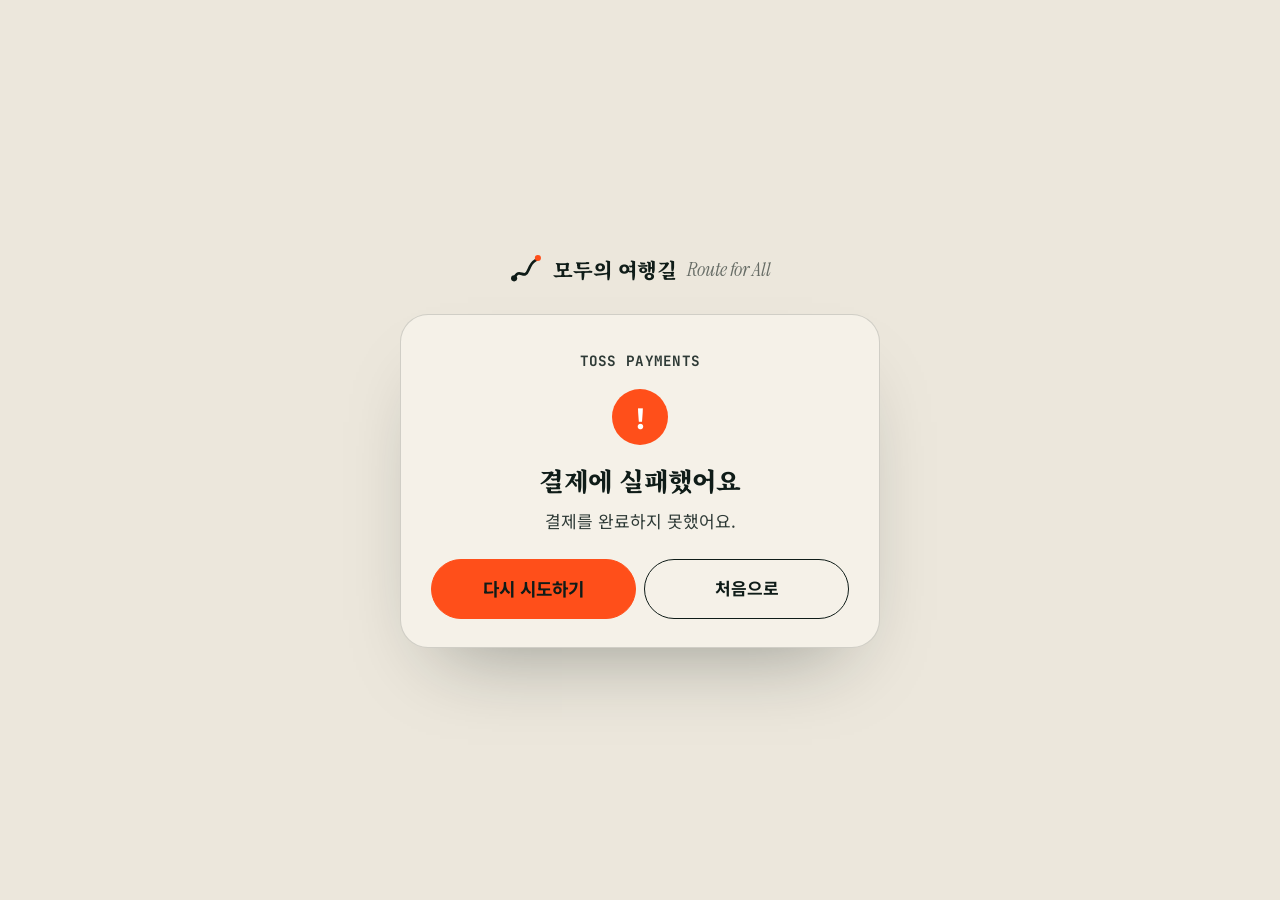
<file: pay/fail.html>
<!doctype html>
<html lang="ko">
<head>
  <meta charset="utf-8">
  <meta name="viewport" content="width=device-width, initial-scale=1">
  <title>결제 실패 — 모두의 여행길</title>
  <meta name="robots" content="noindex">
  <link rel="preconnect" href="https://fonts.googleapis.com">
  <link rel="preconnect" href="https://fonts.gstatic.com" crossorigin>
  <link href="https://fonts.googleapis.com/css2?family=Instrument+Serif:ital@0;1&family=JetBrains+Mono:wght@400;700&family=Noto+Sans+KR:wght@400;500;700;900&family=Noto+Serif+KR:wght@700;900&display=swap" rel="stylesheet">
  <link rel="stylesheet" href="../css/style.css">
</head>
<body class="payres-page" data-page="fail">
  <main class="payres" id="main">
    <a class="brand" href="../index.html" aria-label="모두의 여행길 처음으로">
      <svg viewBox="0 0 40 40" aria-hidden="true"><path d="M6 31c6-14 12 3 17-10S31 12 34 7" fill="none" stroke="currentColor" stroke-width="3.2" stroke-linecap="round"/><circle cx="6" cy="31" r="3.6" fill="currentColor"/><circle cx="34" cy="7" r="3.6" fill="var(--signal)"/></svg>
      <span class="brand__ko">모두의 여행길</span><span class="brand__en">Route for All</span>
    </a>
    <section class="payres__card" id="payState" aria-live="polite"></section>
  </main>
  <script src="../js/pay.js"></script>
</body>
</html>
</file>
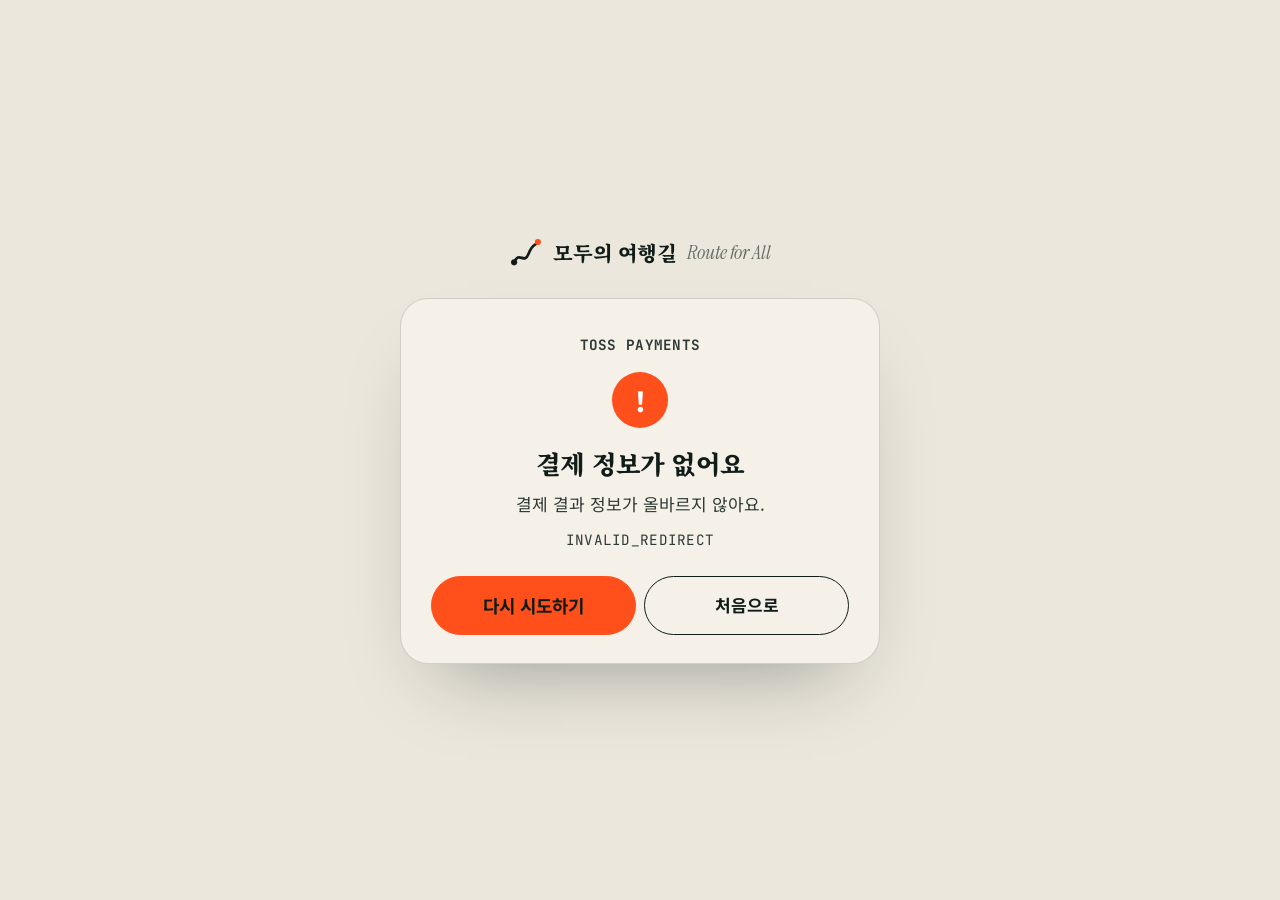
<file: pay/success.html>
<!doctype html>
<html lang="ko">
<head>
  <meta charset="utf-8">
  <meta name="viewport" content="width=device-width, initial-scale=1">
  <title>결제 확인 — 모두의 여행길</title>
  <meta name="robots" content="noindex">
  <link rel="preconnect" href="https://fonts.googleapis.com">
  <link rel="preconnect" href="https://fonts.gstatic.com" crossorigin>
  <link href="https://fonts.googleapis.com/css2?family=Instrument+Serif:ital@0;1&family=JetBrains+Mono:wght@400;700&family=Noto+Sans+KR:wght@400;500;700;900&family=Noto+Serif+KR:wght@700;900&display=swap" rel="stylesheet">
  <link rel="stylesheet" href="../css/style.css">
</head>
<body class="payres-page" data-page="success">
  <main class="payres" id="main">
    <a class="brand" href="../index.html" aria-label="모두의 여행길 처음으로">
      <svg viewBox="0 0 40 40" aria-hidden="true"><path d="M6 31c6-14 12 3 17-10S31 12 34 7" fill="none" stroke="currentColor" stroke-width="3.2" stroke-linecap="round"/><circle cx="6" cy="31" r="3.6" fill="currentColor"/><circle cx="34" cy="7" r="3.6" fill="var(--signal)"/></svg>
      <span class="brand__ko">모두의 여행길</span><span class="brand__en">Route for All</span>
    </a>
    <section class="payres__card" id="payState" aria-live="polite">
      <p class="dlg__eyebrow mono">TOSS PAYMENTS</p>
      <div class="payres__spin" aria-hidden="true"></div>
      <h1>결제 결과를 확인하는 중이에요</h1>
      <p>잠시만 기다려주세요.</p>
    </section>
  </main>
  <script src="../js/pay.js"></script>
</body>
</html>
</file>
<file: css/style.css>
/* ─────────────────────────────────────────
   모두의 여행길 Route for All — 디자인 시스템
   ───────────────────────────────────────── */
:root {
  --paper: #ece7dc;
  --paper-2: #f5f1e8;
  --paper-3: #e2dbcb;
  --ink: #0f1c18;
  --ink-2: #2e3a36;
  --ink-3: #4e5853;
  --line: rgba(15, 28, 24, .16);
  --signal: #ff4f1a;
  --signal-ink: #b5370b; /* 밝은 바탕 위 주황 글자 (대비 4.5:1 이상) */
  --moss: #2e5e4e;
  --sky: #3d6bf2;
  --sun: #f6c343;
  --dark: #0f1c18;
  --dark-2: #17271f;
  --dark-line: rgba(236, 231, 220, .12);

  --f-ko: 'Noto Sans KR', 'Apple SD Gothic Neo', 'Malgun Gothic', sans-serif;
  --f-serif: 'Noto Serif KR', 'Nanum Myeongjo', 'Batang', serif;
  --f-latin: 'Instrument Serif', 'Times New Roman', serif;
  --f-mono: 'JetBrains Mono', ui-monospace, Consolas, monospace;

  --gut: clamp(16px, 4vw, 64px);
  --ease: cubic-bezier(.2, .8, .2, 1);
  --ease-io: cubic-bezier(.76, 0, .24, 1);
  --r: 22px;
  color-scheme: light;
}

html {
  font-size: 106.25%; -webkit-text-size-adjust: 100%;
  cursor: url('../assets/cursor.svg') 5 3, auto;
}
html.big-text { font-size: 125%; }
a, button, select, summary, label, [role="button"], [data-go], .chip span, .stars__row label {
  cursor: url('../assets/cursor-hover.svg') 5 3, pointer !important;
}
input:not([type="checkbox"]):not([type="radio"]), textarea { cursor: text; }
:disabled { cursor: not-allowed !important; }
*, *::before, *::after { box-sizing: border-box; }
body {
  margin: 0; background: var(--paper); color: var(--ink);
  font-family: var(--f-ko); font-size: 1rem; line-height: 1.65; word-break: keep-all;
  -webkit-font-smoothing: antialiased; text-rendering: optimizeLegibility; overflow-x: clip;
}
body.is-loading { overflow: hidden; }
img, svg, canvas { display: block; }
[hidden] { display: none !important; }
a { color: inherit; text-decoration: none; }
button, select, input { font: inherit; color: inherit; }
h1, h2, h3, h4, p { margin: 0; }
::selection { background: var(--signal); color: #fff; }
:focus-visible { outline: 2px solid var(--signal); outline-offset: 3px; border-radius: 6px; }
.mono { font-family: var(--f-mono); letter-spacing: .02em; }
.sr { position: absolute; width: 1px; height: 1px; overflow: hidden; clip: rect(0 0 0 0); white-space: nowrap; }
.skip { position: fixed; left: 16px; top: -80px; z-index: 10001; padding: 10px 16px; border-radius: 10px; background: var(--ink); color: var(--paper); }
.skip:focus { top: 12px; }
.eyebrow { font-size: .88rem; font-weight: 500; text-transform: uppercase; color: var(--ink-3); margin-bottom: 22px; }
em { font-style: normal; }

/* ── 프리로더 ── */
.loader {
  position: fixed; inset: 0; z-index: 10000; background: var(--ink); color: var(--paper);
  display: grid; grid-template-rows: auto 1fr auto auto; padding: var(--gut);
  clip-path: inset(0 0 0 0); transition: clip-path .7s var(--ease-io) .05s;
}
.is-ready .loader { clip-path: inset(0 0 100% 0); pointer-events: none; }
.loader__top { display: flex; justify-content: space-between; font-size: .75rem; color: rgba(236, 231, 220, .55); }
.loader__route { width: min(640px, 80vw); height: auto; align-self: center; justify-self: center; overflow: visible; }
.loader__route path { fill: none; stroke: var(--signal); stroke-width: 3; stroke-linecap: round; stroke-dasharray: 1; stroke-dashoffset: calc(1 - var(--p, 0)); vector-effect: non-scaling-stroke; }
.loader__count { font-family: var(--f-latin); font-size: clamp(4rem, 12vw, 10rem); line-height: .8; letter-spacing: -.04em; }
.loader__count i { font-size: .3em; font-style: italic; color: var(--signal); margin-left: .1em; }
.loader__msg { margin-top: 18px; font-family: var(--f-serif); font-size: 1.05rem; color: rgba(236, 231, 220, .7); }

/* ── 진행바 ── */
.progress { position: fixed; left: 0; top: 0; z-index: 60; width: 100%; height: 2px; background: var(--signal); transform-origin: 0 50%; transform: scaleX(0); }

/* ── 내비게이션 바 ── */
.nav {
  position: fixed; inset: 0 0 auto; z-index: 50; display: flex; align-items: center; gap: 24px;
  padding: 16px var(--gut); transition: transform .6s var(--ease), background .4s, border-color .4s;
  border-bottom: 1px solid transparent;
}
.nav.is-solid { background: rgba(236, 231, 220, .82); backdrop-filter: blur(14px) saturate(1.2); -webkit-backdrop-filter: blur(14px); border-color: var(--line); }
.nav.is-hidden { transform: translateY(-110%); }
.nav.is-dark { color: var(--paper); }
.nav.is-dark.is-solid { background: rgba(15, 28, 24, .82); border-color: var(--dark-line); }
.brand { display: flex; align-items: center; gap: 10px; }
.brand svg { width: 34px; height: 34px; }
.brand__ko { font-family: var(--f-serif); font-weight: 900; font-size: 1.2rem; letter-spacing: -.02em; white-space: nowrap; }
.brand__en { font-family: var(--f-latin); font-style: italic; font-size: 1.2rem; opacity: .6; }
.nav__links { display: flex; gap: 4px; margin-left: auto; }
.nav__links a { position: relative; display: flex; align-items: baseline; gap: 6px; padding: 8px 14px; font-size: .92rem; font-weight: 500; }
.nav__links a i { font-style: normal; font-size: .8rem; opacity: .5; }
.nav__links a::after { content: ''; position: absolute; left: 14px; right: 14px; bottom: 4px; height: 1.5px; background: currentColor; transform: scaleX(0); transform-origin: right; transition: transform .5s var(--ease); }
.nav__links a:hover::after, .nav__links a.is-active::after { transform: scaleX(1); transform-origin: left; }
.nav__links a small { display: none; }
.nav__links a.is-active { font-weight: 700; }
.nav__links a.is-active i { color: var(--signal); opacity: 1; }
.mnav a.is-active { color: var(--signal); }
.nav__right { display: flex; align-items: center; gap: 10px; }
.textsize { height: 40px; padding: 0 14px; border-radius: 999px; border: 1px solid currentColor; background: transparent; font-weight: 700; font-family: var(--f-serif); }
.textsize sup { font-size: .7em; }
.textsize[aria-pressed="true"] { background: var(--ink); color: var(--paper); border-color: var(--ink); }
.nav.is-dark .textsize[aria-pressed="true"] { background: var(--paper); color: var(--ink); }
.nav__cta { display: inline-flex; align-items: center; gap: 10px; height: 40px; padding: 0 8px 0 18px; border-radius: 999px; background: var(--ink); color: var(--paper); font-size: .9rem; font-weight: 700; }
.nav.is-dark .nav__cta { background: var(--signal); }
.nav__cta svg { width: 26px; height: 26px; padding: 5px; border-radius: 50%; background: var(--signal); fill: none; stroke: #fff; stroke-width: 2.4; stroke-linecap: round; stroke-linejoin: round; transition: transform .4s var(--ease); }
.nav.is-dark .nav__cta svg { background: var(--ink); }
.nav__cta:hover svg { transform: rotate(-45deg); }
.burger { display: none; width: 44px; height: 44px; border-radius: 50%; border: 1px solid currentColor; background: transparent; position: relative; }
.burger span:not(.sr) { position: absolute; left: 13px; right: 13px; height: 1.5px; background: currentColor; transition: transform .4s var(--ease); }
.burger span:nth-child(1) { top: 18px; } .burger span:nth-child(2) { top: 25px; }
.burger[aria-expanded="true"] span:nth-child(1) { transform: translateY(3.5px) rotate(45deg); }
.burger[aria-expanded="true"] span:nth-child(2) { transform: translateY(-3.5px) rotate(-45deg); }
.mnav { position: fixed; inset: 0; z-index: 49; background: var(--ink); color: var(--paper); display: flex; flex-direction: column; justify-content: center; gap: 8px; padding: var(--gut); }
.mnav a { font-family: var(--f-serif); font-weight: 900; font-size: 1.7rem; display: flex; gap: 14px; align-items: baseline; padding: 6px 0; border-bottom: 1px solid var(--dark-line); }
.mnav a i { font-style: normal; font-size: .88rem; color: var(--signal); }
body.menu-open { overflow: hidden; }
body.menu-open .nav { color: var(--paper); }

/* ── 히어로 ── */
.hero {
  position: relative; min-height: 100svh; padding: 96px var(--gut) clamp(24px, 4vh, 48px);
  display: grid; grid-template-rows: auto 1fr auto; overflow: hidden; isolation: isolate;
}
.hero__topo { position: absolute; inset: 0; width: 100%; height: 100%; z-index: -1; }
.hero__meta { display: flex; justify-content: space-between; gap: 16px; font-size: .84rem; color: var(--ink-3); padding-top: 8px; border-top: 1px solid var(--line); }
.hero__title {
  align-self: center; margin: 4vh 0; font-family: var(--f-serif); font-weight: 900;
  font-size: clamp(2.1rem, 5.2vw, 5.8rem); line-height: 1.08; letter-spacing: -.04em; will-change: transform;
}
.hero__title em { color: var(--signal-ink); position: relative; }
.hero__title em::after {
  content: ''; position: absolute; left: 0; right: 0; bottom: .02em; height: .09em; background: var(--signal); border-radius: 99px;
  transform: scaleX(0); transform-origin: left; transition: transform 1.2s var(--ease) 1.5s;
}
.is-ready .hero__title em::after { transform: scaleX(1); }
.line { display: block; overflow: hidden; padding: 0 .04em .08em; margin-bottom: -.08em; }
.line__in { display: inline-block; transform: translateY(115%) rotate(3deg); transform-origin: left bottom; transition: transform 1.4s var(--ease); }
.line:nth-child(2) .line__in { transition-delay: .1s; }
.line:nth-child(3) .line__in { transition-delay: .2s; }
.is-ready .line__in { transform: none; }

.badge { position: absolute; right: var(--gut); top: 50%; width: clamp(112px, 11vw, 168px); aspect-ratio: 1; display: grid; place-items: center; transform: translateY(-50%); }
.badge > svg:first-child { position: absolute; inset: 0; width: 100%; height: 100%; }
.badge text { font-family: var(--f-mono); font-size: 13.4px; letter-spacing: .14em; fill: var(--ink); }
.badge__arrow { width: 38%; height: 38%; padding: 12%; border-radius: 50%; background: var(--signal); fill: none; stroke: #fff; stroke-width: 2.2; stroke-linecap: round; stroke-linejoin: round; transition: transform .5s var(--ease); }
.badge:hover .badge__arrow { transform: scale(1.12); }
@keyframes spin { to { transform: rotate(360deg); } }

.hero__foot { display: grid; grid-template-columns: minmax(0, 1.1fr) auto auto; gap: clamp(20px, 4vw, 64px); align-items: end; padding-top: 22px; border-top: 1px solid var(--line); }
.hero__foot > * { opacity: 0; transform: translateY(20px); transition: opacity 1s var(--ease) 1s, transform 1s var(--ease) 1s; }
.is-ready .hero__foot > * { opacity: 1; transform: none; }
.hero__lead { max-width: 30em; font-size: 1.04rem; color: var(--ink-2); }
.hero__lead b { color: var(--ink); }
.hero__ages p { font-size: .8rem; color: var(--ink-3); margin-bottom: 10px; }
.hero__chips { display: flex; gap: 8px; }
.hero__chips button {
  width: 62px; height: 62px; border-radius: 50%; border: 1px solid var(--ink); background: transparent;
  font-family: var(--f-latin); font-size: 1.45rem; line-height: 1; transition: background .3s, color .3s, transform .4s var(--ease);
}
.hero__chips button:hover { background: var(--ink); color: var(--paper); transform: translateY(-4px); }
.hero__access {
  display: inline-flex; align-items: center; gap: 14px; padding: 14px 22px 14px 14px; border-radius: 999px;
  background: var(--sky); color: #fff; font-weight: 700; font-size: .92rem; line-height: 1.35;
}
.hero__access svg { width: 44px; height: 44px; padding: 9px; border-radius: 50%; background: rgba(255, 255, 255, .18); fill: currentColor; }

/* ── 선언문 ── */
.manifesto { padding: clamp(96px, 18vh, 200px) var(--gut) clamp(80px, 14vh, 160px); max-width: 1440px; margin: 0 auto; }
.manifesto__text { font-family: var(--f-serif); font-weight: 700; font-size: clamp(1.25rem, 2.4vw, 2.4rem); line-height: 1.45; letter-spacing: -.025em; max-width: 28em; }
.manifesto__text .w { color: var(--ink-3); transition: color .5s; }
.manifesto__text .w.on { color: var(--ink); }
.stats { display: grid; grid-template-columns: repeat(4, 1fr); margin: clamp(64px, 10vh, 120px) 0 0; border-top: 1px solid var(--ink); }
.stats div { padding: 18px 20px 0 0; border-right: 1px solid var(--line); }
.stats div + div { padding-left: 20px; }
.stats div:last-child { border-right: 0; }
.stats dt { font-size: .88rem; color: var(--ink-3); }
.stats dd { margin: 0; font-family: var(--f-latin); font-size: clamp(2.6rem, 5vw, 4.6rem); line-height: 1; letter-spacing: -.03em; }

/* ── 연령별 (세로 배치) ── */
.ages { position: relative; background: var(--paper); }
.ages__pin { padding: clamp(56px, 9vh, 96px) var(--gut) clamp(40px, 6vh, 72px); }
.ages__track { display: flex; flex-direction: column; max-width: 1440px; margin: 0 auto; }
.ages__intro { padding-bottom: 28px; max-width: 760px; }
.ages__intro h2 { font-family: var(--f-serif); font-weight: 900; font-size: clamp(1.9rem, 3.4vw, 3.4rem); line-height: 1.12; letter-spacing: -.045em; }
.ages__intro h2 em, .section-head h2 em { color: var(--signal-ink); }
.footer__cta em { color: var(--signal); }
.access .section-head h2 em { color: var(--sky-ink); }
.ages__intro > p:not(.eyebrow) { margin-top: 20px; color: var(--ink-2); max-width: 30em; }
.ages__hint { display: flex; align-items: center; gap: 12px; font-size: .84rem; color: var(--ink-3); margin-top: 32px !important; }
.ages__hint i { width: 1px; height: 40px; background: var(--ink-3); position: relative; overflow: hidden; }
.ages__hint i::after { content: ''; position: absolute; inset: 0; background: var(--signal); }
@keyframes hint { from { transform: translateY(-100%); } to { transform: translateY(100%); } }

/* 연령 바로가기: 스크롤해도 상단 메뉴 아래에 붙어 있다 */
.ages__jump {
  position: sticky; top: 72px; z-index: 5; margin: 0 0 8px; padding: 10px 0;
  background: rgba(236, 231, 220, .92); backdrop-filter: blur(10px); -webkit-backdrop-filter: blur(10px);
}
.ages__dots { list-style: none; margin: 0; padding: 0; display: flex; gap: 6px; font-size: .84rem; }
.ages__dots li { flex: 1; }
.ages__dots a { display: block; padding: 10px 4px 0; border-top: 2px solid var(--line); color: var(--ink-3); transition: color .3s, border-color .3s; }
.ages__dots a:hover { color: var(--ink); }
.ages__dots li.is-on a { color: var(--ink); border-color: var(--signal); font-weight: 700; }

.age {
  position: relative; scroll-margin-top: 140px;
  display: grid; grid-template-columns: minmax(260px, .8fr) 1.7fr; gap: 3vw; padding: clamp(48px, 7vh, 72px) 0; border-top: 1px solid var(--line);
}
.age__num {
  position: absolute; right: 0; top: 18px; z-index: 0; pointer-events: none;
  font-family: var(--f-latin); font-style: italic; font-size: clamp(7rem, 13vw, 12rem); line-height: .8; letter-spacing: -.06em;
  color: transparent; -webkit-text-stroke: 1.2px rgba(15, 28, 24, .16); transition: -webkit-text-stroke-color .8s, color .8s;
}
.age.is-active .age__num { -webkit-text-stroke-color: var(--signal); }
.age__info { position: relative; z-index: 1; display: flex; flex-direction: column; }
.age__range { font-size: .88rem; font-weight: 700; color: var(--signal-ink); margin-bottom: 16px; display: flex; gap: 10px; align-items: center; }
.age__range::before { content: ''; width: 24px; height: 1px; background: currentColor; }
.age__info h3 { font-family: var(--f-serif); font-weight: 900; font-size: clamp(1.25rem, 1.7vw, 1.7rem); line-height: 1.22; letter-spacing: -.035em; }
.age__lead { margin-top: 16px; color: var(--ink-2); font-size: .96rem; }
.age__tips { list-style: none; margin: 22px 0 0; padding: 0; display: grid; gap: 0; border-top: 1px solid var(--line); }
.age__tips li { display: grid; grid-template-columns: 28px 1fr; padding: 10px 0; border-bottom: 1px solid var(--line); font-size: .92rem; }
.age__tips li span { font-family: var(--f-mono); font-size: .8rem; color: var(--ink-3); padding-top: 3px; }
.age__cards { position: relative; z-index: 1; display: grid; grid-template-columns: 1fr 1fr; gap: 18px; align-content: start; }

/* ── 코스 카드 ── */
.card {
  position: relative; display: flex; flex-direction: column; overflow: hidden; border-radius: var(--r);
  background: var(--paper-2); border: 1px solid var(--line); transition: transform .6s var(--ease), box-shadow .6s var(--ease);
}
.card:hover { transform: translateY(-3px); box-shadow: 0 30px 60px -30px rgba(15, 28, 24, .35); }
.card__map { position: relative; height: clamp(120px, 19vh, 176px); background: var(--paper-3); overflow: hidden; }
.card__map canvas { width: 100%; height: 100%; transition: transform 1.2s var(--ease); }
.card__days, .card__via { position: absolute; top: 12px; padding: 5px 10px; border-radius: 999px; font-size: .8rem; font-weight: 700; }
.card__days { left: 12px; background: var(--ink); color: var(--paper); }
.card__via { right: 12px; background: rgba(245, 241, 232, .9); color: var(--ink); }
.card__body { display: flex; flex-direction: column; flex: 1; padding: 18px 20px 20px; }
.card__region { display: flex; justify-content: space-between; align-items: center; gap: 8px; font-size: .8rem; color: var(--ink-3); }
.card__walk { display: inline-flex; gap: 3px; align-items: center; }
.card__walk i { width: 6px; height: 6px; border-radius: 50%; background: var(--line); }
.card__walk i.on { background: var(--signal); }
.card h4 { margin: 8px 0 8px; font-family: var(--f-serif); font-weight: 900; font-size: 1.22rem; line-height: 1.3; letter-spacing: -.03em; }
.card__sum { font-size: .92rem; color: var(--ink-2); display: -webkit-box; -webkit-line-clamp: 2; -webkit-box-orient: vertical; overflow: hidden; }
.card__route { list-style: none; margin: 14px 0 16px; padding: 0; display: flex; flex-wrap: wrap; gap: 5px; }
.card__route li { display: inline-flex; align-items: center; gap: 5px; padding: 3px 9px 3px 3px; border-radius: 999px; border: 1px solid var(--line); font-size: .84rem; white-space: nowrap; }
.card__route li i { width: 22px; height: 22px; border-radius: 50%; display: grid; place-items: center; background: var(--ink); color: var(--paper); font-style: normal; font-family: var(--f-mono); font-size: .74rem; }
.card__go {
  margin-top: auto; display: flex; align-items: center; justify-content: space-between; gap: 8px;
  padding: 7px 7px 7px 18px; border: 0; border-radius: 999px; background: var(--ink); color: var(--paper); font-weight: 700; font-size: .9rem;
  position: relative; overflow: hidden; isolation: isolate;
}
.card__go::before { content: ''; position: absolute; inset: 0; z-index: -1; background: var(--signal); transform: translateY(101%); transition: transform .5s var(--ease); }
.card__go:hover::before { transform: none; }
.card__go svg { width: 34px; height: 34px; padding: 9px; border-radius: 50%; background: var(--signal); fill: none; stroke: #fff; stroke-width: 2.4; stroke-linecap: round; stroke-linejoin: round; transition: background .4s, transform .5s var(--ease); }
.card__go:hover svg { background: var(--ink); transform: rotate(-45deg); }

/* ── 마키 ── */
.marquee { overflow: hidden; padding: clamp(12px, 1.6vw, 22px) 0; border-block: 1px solid var(--ink); background: var(--paper); }
.marquee__row { display: flex; width: max-content; will-change: transform; }
.marquee__row span { font-family: var(--f-serif); font-weight: 900; font-size: clamp(1.5rem, 3.6vw, 3.4rem); line-height: 1.1; letter-spacing: -.04em; white-space: nowrap; }
.marquee__row em { font-family: var(--f-latin); font-style: italic; font-weight: 400; color: var(--signal); letter-spacing: -.02em; }

/* ── 섹션 공통 ── */
.section-head { display: grid; grid-template-columns: 1fr minmax(260px, 30em); gap: 16px 6vw; align-items: end; margin-bottom: clamp(40px, 7vh, 80px); }
.section-head .eyebrow { grid-column: 1 / -1; margin-bottom: 0; }
.section-head h2 { font-family: var(--f-serif); font-weight: 900; font-size: clamp(1.9rem, 3.6vw, 3.6rem); line-height: 1.12; letter-spacing: -.045em; }
.section-head > p:last-child { color: var(--ink-2); font-size: 1.02rem; }
.reveal { opacity: 0; transform: translateY(14px); transition: opacity .6s var(--ease), transform .6s var(--ease); }
.reveal.is-in { opacity: 1; transform: none; }

/* ── 자주 묻는 질문 ── */
.faq { padding: clamp(80px, 12vh, 140px) var(--gut); max-width: 1440px; margin: 0 auto; }
.faq__list { border-top: 1px solid var(--ink); }
.faq__item { border-bottom: 1px solid var(--line); }
.faq__item summary { display: grid; grid-template-columns: 1fr auto; gap: 24px; align-items: center; padding: 26px 0; cursor: pointer; list-style: none; }
.faq__item summary::-webkit-details-marker { display: none; }
.faq__item summary::after { content: '+'; font-family: var(--f-mono); font-size: 1.4rem; line-height: 1; color: var(--ink-3); transition: transform .4s var(--ease), color .3s; }
.faq__item[open] summary::after { transform: rotate(45deg); color: var(--signal); }
.faq__item summary:hover h3, .faq__item summary:focus-visible h3 { color: var(--signal-ink); }
.faq__item h3 { font-family: var(--f-serif); font-weight: 700; font-size: clamp(1.08rem, 1.6vw, 1.4rem); letter-spacing: -.025em; transition: color .3s; }
.faq__item p { max-width: 44em; padding: 0 48px 30px 0; color: var(--ink-2); }
.faq--static h2 { font-family: var(--f-serif); font-size: 1.6rem; margin-bottom: 16px; }
.faq--static h3 { margin: 24px 0 8px; }
.faq--static li { margin-bottom: 8px; color: var(--ink-2); }

/* ── 무장애 (밝은 파랑) ── */
.access {
  --sky-ink: #2449b8; /* 밝은 바탕 위 파란 글자 */
  --sky-line: rgba(36, 73, 184, .16);
  margin: clamp(12px, 1.4vw, 20px); border-radius: clamp(24px, 3vw, 44px); background: #e3eaf6; color: var(--ink);
  padding: clamp(80px, 13vh, 150px) var(--gut) clamp(64px, 10vh, 110px);
}
.access .eyebrow { color: var(--sky-ink); }
.access .section-head > p:last-child { color: var(--ink-2); }
.needs { display: grid; grid-template-columns: repeat(3, 1fr); border-top: 1px solid var(--sky-line); margin-bottom: clamp(48px, 8vh, 88px); }
.need { position: relative; padding: 30px 28px 34px 0; border-right: 1px solid var(--sky-line); transition: background .5s; }
.need + .need { padding-left: 28px; }
.need:last-child { border-right: 0; }
.need__top { display: flex; justify-content: space-between; align-items: flex-start; margin-bottom: 36px; }
.need__no { font-size: .84rem; color: var(--sky-ink); font-weight: 700; }
.need__icon { width: 76px; height: 76px; fill: none; stroke: var(--ink); stroke-width: 1.4; stroke-linecap: round; stroke-linejoin: round; transition: transform .8s var(--ease), stroke .4s; }
.need:hover .need__icon { transform: rotate(-8deg) scale(1.08); stroke: var(--sky); }
.need h3 { font-family: var(--f-serif); font-weight: 900; font-size: clamp(1.2rem, 1.6vw, 1.5rem); letter-spacing: -.03em; margin-bottom: 16px; }
.need ul { list-style: none; margin: 0; padding: 0; display: grid; gap: 10px; color: var(--ink-2); font-size: .93rem; }
.need li { padding-left: 18px; position: relative; }
.need li::before { content: ''; position: absolute; left: 0; top: .72em; width: 8px; height: 2px; background: var(--sky); }
.need__more {
  margin-top: 22px; padding: 10px 16px; border-radius: 999px; border: 1px solid var(--sky-ink); background: transparent;
  color: var(--sky-ink); font-weight: 700; font-size: .92rem; transition: background .3s, color .3s, border-color .3s;
}
.need__more:hover { background: var(--sky-ink); border-color: var(--sky-ink); color: #fff; }
.filter { display: flex; flex-wrap: wrap; gap: 8px; margin-bottom: 24px; }
.filter button {
  display: inline-flex; align-items: center; gap: 10px; padding: 11px 18px; border-radius: 999px;
  border: 1px solid var(--sky-line); background: #fff; color: var(--ink); font-weight: 700; font-size: .92rem;
  transition: background .3s, color .3s, border-color .3s;
}
.filter button span { display: inline-grid; place-items: center; min-width: 26px; height: 22px; padding: 0 6px; border-radius: 999px; background: #e3eaf6; font-size: .84rem; }
.filter button:hover { border-color: var(--sky-ink); }
.filter button[aria-pressed="true"] { background: var(--sky-ink); color: #fff; border-color: var(--sky-ink); }
.filter button[aria-pressed="true"] span { background: #fff; color: var(--sky-ink); }
.card--in { animation: cardIn .7s var(--ease) var(--d, 0s) both; }
@keyframes cardIn { from { opacity: 0; transform: translateY(24px); } }
.cards { display: grid; gap: 20px; }
.cards--3 { grid-template-columns: repeat(3, 1fr); }
.access .card { background: #fff; border-color: var(--sky-line); }
.access .card__map { background: #eef2fa; }
.access .card__route li i { background: var(--sky-ink); }
.access .card__walk i.on { background: var(--sky); }
.access .card__days { background: var(--sky-ink); color: #fff; }
.access .card__go svg { background: var(--sky); }
.access .card__go::before { background: var(--sky-ink); }
.access .card__go:hover svg { background: var(--ink); }
.note { margin-top: 32px; font-size: .92rem; color: var(--ink-2); }

/* ── 시뮬레이터 ── */
.simsec { padding: clamp(96px, 15vh, 180px) var(--gut) clamp(80px, 12vh, 140px); }
.sim { display: grid; grid-template-columns: minmax(0, 1fr) 372px; gap: 18px; align-items: start; }
.sim__map {
  position: sticky; top: 84px; height: clamp(540px, calc(100vh - 104px), 900px); border-radius: 28px; overflow: hidden;
  background: #c9d6d3; isolation: isolate; box-shadow: 0 40px 80px -50px rgba(15, 28, 24, .55);
}
.sim__map canvas#map { position: absolute; inset: 0; width: 100%; height: 100%; touch-action: none; cursor: grab; }
.sim__map canvas#map:active { cursor: grabbing; }

.hud-turn {
  position: absolute; left: 16px; top: 16px; right: 16px; max-width: 520px;
  display: grid; grid-template-columns: 64px 1fr; gap: 0 14px; align-items: center;
  padding: 14px 18px 14px 14px; border-radius: 22px; background: rgba(15, 28, 24, .95); color: var(--paper);
  box-shadow: 0 20px 40px -18px rgba(0, 0, 0, .55);
}
.hud-turn__icon { width: 64px; height: 64px; border-radius: 16px; background: var(--signal); color: #fff; display: grid; place-items: center; transition: background .3s; }
.hud-turn__icon svg { width: 40px; height: 40px; }
.hud-turn__body strong { display: block; font-family: var(--f-latin); font-weight: 400; font-size: 2.3rem; line-height: 1; letter-spacing: -.02em; }
.hud-turn__body span { display: block; margin-top: 3px; font-size: .98rem; color: rgba(236, 231, 220, .82); }
.hud-turn__next { grid-column: 1 / -1; margin-top: 12px; padding-top: 10px; border-top: 1px solid var(--dark-line); font-size: .88rem; color: rgba(236, 231, 220, .55); }
.hud-turn__next:empty { display: none; }
.hud-turn.is-rest .hud-turn__icon { background: var(--sky); }
.hud-turn.is-arrive .hud-turn__icon { background: var(--sun); color: var(--ink); }
.hud-mode { position: absolute; right: 16px; top: 16px; padding: 7px 12px; border-radius: 999px; background: var(--paper-2); font-size: .84rem; font-weight: 700; box-shadow: 0 8px 20px -10px rgba(0, 0, 0, .3); }

.map-ctrl { position: absolute; right: 16px; top: 60px; display: grid; gap: 6px; }
.map-ctrl button { min-width: 54px; height: 40px; padding: 0 10px; border: 0; border-radius: 12px; background: var(--paper-2); font-weight: 700; font-size: .92rem; box-shadow: 0 8px 20px -10px rgba(0, 0, 0, .3); transition: background .25s, color .25s; }
.map-ctrl button[aria-pressed="true"] { background: var(--ink); color: var(--paper); }
.map-ctrl button:hover { background: var(--ink); color: var(--paper); }

.minimap { position: absolute; right: 16px; bottom: 104px; width: 160px; height: 120px; border-radius: 16px; border: 3px solid var(--paper-2); box-shadow: 0 12px 26px -12px rgba(0, 0, 0, .4); background: #c9d6d3; transition: opacity .3s; }
.minimap.is-hidden { opacity: 0; }

.hud-bar {
  position: absolute; left: 16px; right: 16px; bottom: 16px;
  display: grid; grid-template-columns: auto 1fr 1fr 1fr; gap: 6px; padding: 8px; border-radius: 22px;
  background: rgba(245, 241, 232, .96); box-shadow: 0 16px 34px -14px rgba(0, 0, 0, .4);
}
.hud-bar > div { padding: 6px 12px; border-radius: 14px; }
.hud-bar small { display: block; font-family: var(--f-mono); font-size: .8rem; color: var(--ink-3); }
.hud-bar b { font-size: 1.04rem; white-space: nowrap; }
.hud-speed { display: flex; align-items: baseline; justify-content: center; gap: 4px; min-width: 120px; background: var(--ink); color: var(--paper); }
.hud-speed b { font-family: var(--f-latin); font-weight: 400; font-size: 2.3rem; line-height: 1; }
.hud-speed small { display: inline; color: rgba(236, 231, 220, .55); }

.arrive {
  position: absolute; left: 50%; top: 50%; translate: -50% -50%; width: min(420px, calc(100% - 32px));
  padding: 26px 28px; border-radius: 24px; background: var(--paper-2); box-shadow: 0 40px 80px -30px rgba(0, 0, 0, .6);
  animation: pop .5s var(--ease) both;
}
.arrive::before { content: ''; position: absolute; left: 28px; top: 0; width: 48px; height: 4px; border-radius: 0 0 4px 4px; background: var(--signal); }
@keyframes pop { from { opacity: 0; scale: .92; } }
.arrive__step { font-size: .84rem; font-weight: 700; color: var(--signal-ink); }
.arrive h3 { font-family: var(--f-serif); font-weight: 900; font-size: 1.8rem; letter-spacing: -.03em; margin: 6px 0 8px; }
.arrive p { color: var(--ink-2); font-size: .94rem; }
.arrive ul { margin: 14px 0 0; padding: 12px 14px 12px 30px; border-radius: 14px; background: #e3e9fb; font-size: .92rem; color: #213d8f; }
.arrive ul:empty { display: none; }
.arrive__stay { margin-top: 14px !important; font-weight: 700; color: var(--ink) !important; }

.toast {
  position: absolute; left: 50%; bottom: 108px; translate: -50% 0; max-width: calc(100% - 220px);
  padding: 12px 18px; border-radius: 14px; background: var(--sky); color: #fff; font-size: .9rem; font-weight: 500;
  box-shadow: 0 14px 30px -12px rgba(0, 0, 0, .4); animation: rise .4s var(--ease) both;
}
@keyframes rise { from { opacity: 0; transform: translateY(10px); } }

.sim__side { display: flex; flex-direction: column; gap: 12px; min-width: 0; }
.field label { display: block; font-size: .8rem; font-weight: 700; color: var(--ink-3); margin-bottom: 6px; }
.field select {
  width: 100%; padding: 13px 40px 13px 16px; border-radius: 14px; border: 1px solid var(--line); background: var(--paper-2);
  font-weight: 500; appearance: none; transition: border-color .2s;
  background-image: linear-gradient(45deg, transparent 50%, var(--ink) 50%), linear-gradient(135deg, var(--ink) 50%, transparent 50%);
  background-position: calc(100% - 22px) 52%, calc(100% - 16px) 52%; background-size: 6px 6px; background-repeat: no-repeat;
}
.field select:hover { border-color: var(--ink); }
/* 출발 지역 입력 */
.origin { display: grid; grid-template-columns: minmax(0, 1fr) auto; gap: 6px; }
.origin input {
  width: 100%; min-height: 48px; padding: 12px 16px; border-radius: 14px; border: 1px solid var(--line); background: var(--paper-2);
  font-weight: 500; transition: border-color .2s, box-shadow .2s;
}
.origin input:hover { border-color: var(--ink); }
.origin input:focus { outline: none; border-color: var(--ink); box-shadow: 0 0 0 3px rgba(15, 28, 24, .12); }
.origin input[aria-invalid="true"] { border-color: var(--signal-ink); box-shadow: 0 0 0 3px rgba(181, 55, 11, .15); }
.origin__go { min-height: 48px; padding: 0 18px; border: 0; border-radius: 14px; background: var(--ink); color: var(--paper); font-weight: 700; }
.origin__go:hover { background: var(--signal-ink); }
.origin__msg { margin-top: 6px !important; font-size: .86rem; color: var(--ink-2); line-height: 1.5; }
.origin__msg:empty { display: none; }
.near h4 { margin-bottom: 10px; }
.near__list { list-style: none; margin: 0; padding: 0; display: grid; gap: 6px; }
.near__list button {
  width: 100%; display: grid; gap: 2px; padding: 10px 12px; border-radius: 12px; border: 1px solid var(--line); background: #fff;
  text-align: left; transition: border-color .2s, background .2s;
}
.near__list button:hover { border-color: var(--ink); }
.near__list button[aria-current="true"] { border-color: var(--signal); background: #fff4ee; }
.near__list b { font-size: .95rem; line-height: 1.35; }
.near__list small { font-size: .82rem; color: var(--ink-2); }
.near__list span { font-size: .8rem; color: var(--ink-3); }
.field__lbl { display: block; font-size: .8rem; font-weight: 700; color: var(--ink-3); margin-bottom: 6px; }
.plans { display: grid; grid-template-columns: repeat(4, 1fr); gap: 6px; }
.plans button {
  position: relative; display: grid; justify-items: center; gap: 2px; padding: 10px 4px 9px; border-radius: 14px;
  border: 1px solid var(--line); background: var(--paper-2); transition: background .25s, color .25s, border-color .25s;
}
.plans button svg { width: 22px; height: 22px; margin-bottom: 2px; }
.plans button b { font-size: .92rem; }
.plans button small { font-size: .78rem; color: var(--ink-3); white-space: nowrap; }
.plans button em { position: absolute; top: -7px; right: -4px; padding: 1px 6px; border-radius: 999px; background: var(--sun); color: var(--ink); font-style: normal; font-size: .72rem; font-weight: 700; }
.plans button:hover { border-color: var(--ink); }
.plans button[aria-checked="true"] { background: var(--ink); border-color: var(--ink); color: var(--paper); }
.plans button[aria-checked="true"] small { color: rgba(236, 231, 220, .65); }
.plans button[aria-checked="true"] svg { color: var(--signal); }
.plans__note { margin-top: 8px !important; font-size: .88rem; color: var(--ink-2); line-height: 1.5; }
.stops li.is-minor { padding-bottom: 8px; font-size: .88rem; }
.stops li.is-minor i { width: 10px; height: 10px; left: 3px; top: 5px; border-width: 2px; }
.stops li.is-minor b { font-weight: 500; color: var(--ink-2); }
.controls { display: grid; grid-template-columns: 1fr auto; gap: 8px; }
.btn { padding: 14px 18px; border-radius: 999px; border: 1px solid var(--ink); background: transparent; font-weight: 700; transition: background .25s, color .25s; }
.btn:hover { background: var(--ink); color: var(--paper); }
.btn--play { background: var(--signal); border-color: var(--signal); color: var(--ink); font-size: 1.05rem; }
.btn--play:hover, .btn--play.is-playing { color: var(--paper); }
.btn--play:hover { background: var(--ink); border-color: var(--ink); }
.btn--play.is-playing { background: var(--ink); border-color: var(--ink); }
.speeds { display: grid; grid-template-columns: repeat(4, 1fr); padding: 4px; border-radius: 999px; background: var(--paper-3); gap: 4px; }
.speeds button { padding: 8px 0; border: 0; border-radius: 999px; background: transparent; font-family: var(--f-mono); font-weight: 700; font-size: .92rem; }
.speeds button.is-on { background: var(--ink); color: var(--paper); }
.check { display: flex; align-items: center; gap: 8px; font-size: .9rem; font-weight: 500; padding: 4px 2px; }
.check input { width: 18px; height: 18px; accent-color: var(--signal); }

.summary { display: grid; grid-template-columns: repeat(3, 1fr); margin: 0; border-block: 1px solid var(--ink); }
.summary div { padding: 10px 10px 12px 0; }
.summary div + div { padding-left: 10px; border-left: 1px solid var(--line); }
.summary dt { font-family: var(--f-mono); font-size: .78rem; color: var(--ink-3); }
.summary dd { margin: 2px 0 0; font-weight: 700; font-size: .98rem; }

.panel { padding: 18px; border-radius: 20px; background: var(--paper-2); border: 1px solid var(--line); }
.panel h4 { font-size: .8rem; margin-bottom: 14px; color: var(--ink-3); font-weight: 700; }
.panel h4 small { font-family: var(--f-ko); font-weight: 400; font-size: .8rem; margin-left: 4px; }
.stops { list-style: none; margin: 0; padding: 0; }
.stops li { position: relative; padding: 0 0 13px 30px; font-size: .9rem; }
.stops li::before { content: ''; position: absolute; left: 7px; top: 9px; bottom: -9px; width: 2px; background: var(--line); }
.stops li:last-child::before { display: none; }
.stops li i { position: absolute; left: 0; top: 3px; width: 16px; height: 16px; border-radius: 50%; border: 2px solid var(--ink-3); background: var(--paper-2); }
.stops li small { display: block; color: var(--ink-3); font-size: .84rem; }
.stops li.is-done i { background: var(--ink); border-color: var(--ink); }
.stops li.is-done::before { background: var(--ink); }
.stops li.is-now i { border-color: var(--signal); background: var(--signal); box-shadow: 0 0 0 5px rgba(255, 79, 26, .2); }
.stops li.is-now b { color: var(--signal-ink); }
.stops li.is-hub b { font-weight: 500; }

.panel--steps { display: flex; flex-direction: column; }
.steps { list-style: none; margin: 0; padding: 0; overflow-y: auto; max-height: 320px; scroll-behavior: smooth; scrollbar-width: thin; }
.steps li { display: grid; grid-template-columns: 30px 1fr auto; gap: 10px; align-items: center; padding: 8px; border-radius: 12px; font-size: .92rem; cursor: pointer; transition: background .2s; }
.steps li:hover { background: var(--paper-3); }
.steps li svg { width: 28px; height: 28px; padding: 5px; border-radius: 9px; background: var(--paper-3); }
.steps li em { color: var(--ink-3); font-family: var(--f-mono); font-size: .8rem; white-space: nowrap; }
.steps li.is-done { opacity: .4; }
.steps li.is-now { background: var(--ink); color: var(--paper); }
.steps li.is-now svg { background: var(--signal); color: #fff; }
.steps li.is-now em { color: rgba(236, 231, 220, .55); }
.steps li.is-leg { display: block; cursor: default; padding: 12px 8px 4px; font-family: var(--f-mono); font-size: .8rem; font-weight: 700; color: var(--ink-3); }
.steps li.is-leg:hover { background: none; }

/* ── 계정 (내비) ── */
.nav__login { height: 40px; padding: 0 18px; border-radius: 999px; border: 1px solid currentColor; background: transparent; font-weight: 700; font-size: .92rem; transition: background .25s, color .25s; }
.nav__login:hover { background: var(--ink); color: var(--paper); border-color: var(--ink); }
.nav.is-dark .nav__login:hover { background: var(--paper); color: var(--ink); }
.umenu { position: relative; }
.umenu__btn { display: flex; align-items: center; gap: 8px; height: 40px; padding: 0 14px 0 4px; border-radius: 999px; border: 1px solid currentColor; background: transparent; font-weight: 700; font-size: .92rem; }
.ava { display: inline-grid; place-items: center; flex: none; width: 32px; height: 32px; border-radius: 50%; background: var(--signal); color: #fff; font-family: var(--f-serif); font-weight: 900; font-size: .9rem; }
.umenu__list {
  position: absolute; right: 0; top: calc(100% + 8px); min-width: 200px; padding: 8px; border-radius: 18px;
  background: var(--paper-2); color: var(--ink); border: 1px solid var(--line); box-shadow: 0 24px 50px -20px rgba(15, 28, 24, .45);
  display: grid; animation: rise .3s var(--ease) both;
}
.umenu__meta { padding: 8px 12px 10px; font-size: .8rem; color: var(--ink-3); border-bottom: 1px solid var(--line); margin-bottom: 4px !important; }
.umenu__list button { text-align: left; padding: 10px 12px; border: 0; border-radius: 10px; background: transparent; font-weight: 500; font-size: .9rem; }
.umenu__list button:hover, .umenu__list button:focus-visible { background: var(--paper-3); }
.mnav__auth { display: flex; flex-wrap: wrap; gap: 8px; align-items: center; margin-top: 24px; }
.mnav__auth p { width: 100%; font-size: .88rem; color: rgba(236, 231, 220, .6); }
.mnav__auth button { padding: 12px 20px; border-radius: 999px; border: 1px solid var(--dark-line); background: transparent; color: var(--paper); font-weight: 700; }
.mnav__auth button:first-of-type { background: var(--signal); border-color: var(--signal); }

/* 코스 카드 평점 */
.card__rating {
  position: absolute; left: 12px; bottom: 12px; display: inline-flex; align-items: center; gap: 4px;
  padding: 5px 10px; border: 0; border-radius: 999px; background: rgba(245, 241, 232, .94); color: var(--ink); font-weight: 700; font-size: .84rem;
}
.card__rating span { color: var(--signal-ink); }
.card__rating small { font-weight: 500; color: var(--ink-3); font-size: .8rem; }
.card__rating:hover { background: var(--ink); color: var(--paper); }

/* ── 여행 리뷰 ── */
.reviews { padding: clamp(80px, 12vh, 140px) var(--gut) clamp(80px, 12vh, 140px); border-top: 1px solid var(--line); }
.rv { display: grid; grid-template-columns: 320px minmax(0, 1fr); gap: clamp(20px, 3vw, 48px); align-items: start; }
.rv__summary { position: sticky; top: 96px; padding: 26px; border-radius: var(--r); background: var(--ink); color: var(--paper); }
.rv__scope { font-size: .8rem; color: rgba(236, 231, 220, .55); }
.rv__avg { display: flex; align-items: baseline; gap: 8px; margin-top: 6px !important; }
.rv__avg b { font-family: var(--f-latin); font-weight: 400; font-size: 4.2rem; line-height: 1; }
.rv__avg span { color: rgba(236, 231, 220, .5); }
.rv__stars { color: var(--signal); font-size: 1.3rem; letter-spacing: .1em; }
.rv__count { font-size: .84rem; color: rgba(236, 231, 220, .55); margin-top: 2px !important; }
.rv__dist { list-style: none; margin: 18px 0 0; padding: 16px 0 0; border-top: 1px solid var(--dark-line); display: grid; gap: 6px; }
.rv__dist li { display: grid; grid-template-columns: 30px 1fr 24px; gap: 10px; align-items: center; font-size: .84rem; color: rgba(236, 231, 220, .7); }
.rv__dist i { height: 6px; border-radius: 3px; background: var(--dark-line); overflow: hidden; }
.rv__dist b { display: block; height: 100%; background: var(--sun); border-radius: 3px; transition: width .6s var(--ease); }
.rv__dist li span:last-child { text-align: right; }
.rv__tagsum { list-style: none; margin: 16px 0 0; padding: 0; display: flex; flex-wrap: wrap; gap: 6px; }
.rv__tagsum li { padding: 4px 10px; border-radius: 999px; background: rgba(61, 107, 242, .22); font-size: .84rem; }
.rv__tagsum li.is-bad { background: rgba(255, 79, 26, .2); }
.rv__tagsum b { font-weight: 500; opacity: .7; margin-left: 2px; }
.rv__write { width: 100%; margin-top: 22px; }
.rv__hint { margin-top: 10px !important; font-size: .88rem; color: rgba(236, 231, 220, .6); text-align: center; }
.rv__bar { display: flex; flex-wrap: wrap; align-items: end; gap: 12px; margin-bottom: 18px; }
.rv__bar .field:first-child { flex: 1 1 280px; }
.rv__bar .field:nth-child(2) { flex: 0 0 180px; }
.rv__mine { padding-bottom: 12px; }
.rv__list { list-style: none; margin: 0; padding: 0; display: grid; gap: 14px; }
.rv__empty { padding: 48px 24px; border-radius: var(--r); border: 1px dashed var(--ink-3); text-align: center; color: var(--ink-2); }
.rv__empty .btn { margin-top: 14px; }
.rv__more { display: block; margin: 20px auto 0; }

.rvi { padding: 22px 24px; border-radius: var(--r); background: var(--paper-2); border: 1px solid var(--line); animation: cardIn .5s var(--ease) both; }
.rvi--sample { border-style: dashed; background: transparent; }
.rvi__head { display: grid; grid-template-columns: auto 1fr auto; gap: 12px; align-items: center; }
.rvi__head .ava { width: 40px; height: 40px; font-size: 1rem; background: var(--ink); }
.rvi--sample .rvi__head .ava { background: var(--ink-3); }
.rvi__who p { display: flex; flex-wrap: wrap; align-items: center; gap: 6px; }
.rvi__who small { font-size: .8rem; color: var(--ink-3); }
.rvi__stars { color: var(--signal-ink); font-size: 1.05rem; letter-spacing: .08em; white-space: nowrap; }
.pill { display: inline-block; padding: 2px 8px; border-radius: 999px; background: var(--paper-3); font-size: .8rem; font-weight: 500; }
.pill--blue { background: #e3e9fb; color: #213d8f; }
.pill--sample { background: var(--sun); color: var(--ink); font-weight: 700; }
.pill--mine { background: var(--ink); color: var(--paper); }
.rvi__course {
  display: inline-flex; gap: 6px; margin-top: 14px; padding: 6px 12px; border-radius: 999px; border: 1px solid var(--line);
  background: transparent; font-weight: 700; font-size: .88rem; transition: background .25s, color .25s;
}
.rvi__course:hover { background: var(--ink); color: var(--paper); }
.rvi__tags { list-style: none; margin: 12px 0 0; padding: 0; display: flex; flex-wrap: wrap; gap: 6px; }
.rvi__tags li { padding: 3px 10px; border-radius: 999px; background: #e3e9fb; color: #213d8f; font-size: .84rem; }
.rvi__tags li.is-bad { background: #fde3d9; color: #9a2e0b; }
.rvi__text { margin-top: 12px !important; font-size: .95rem; color: var(--ink-2); white-space: normal; overflow-wrap: anywhere; }
.rvi__foot { display: flex; justify-content: space-between; align-items: center; gap: 12px; margin-top: 16px; padding-top: 12px; border-top: 1px solid var(--line); }
.rvi__note { font-size: .84rem; color: var(--ink-3); }
.rvi__help { display: inline-flex; gap: 6px; align-items: center; padding: 6px 12px; border-radius: 999px; border: 1px solid var(--line); background: transparent; font-size: .88rem; font-weight: 500; }
.rvi__help[aria-pressed="true"] { background: var(--signal); border-color: var(--signal); color: #fff; }
.rvi__help:disabled { opacity: .5; cursor: not-allowed; }
.rvi__own { display: flex; gap: 4px; margin-left: auto; }
.rvi__own button { padding: 6px 10px; border: 0; border-radius: 8px; background: transparent; font-size: .88rem; color: var(--ink-2); text-decoration: underline; text-underline-offset: 3px; }
.rvi__own button:hover { background: var(--paper-3); }

/* ── 대화상자 ── */
.dlg {
  width: min(480px, calc(100% - 24px)); max-height: calc(100dvh - 24px); padding: 30px 30px 24px; border: 0; border-radius: 28px;
  background: var(--paper-2); color: var(--ink); box-shadow: 0 50px 100px -30px rgba(0, 0, 0, .6); overflow: auto;
}
.dlg--wide { width: min(620px, calc(100% - 24px)); }
.dlg[open] { animation: dlgIn .45s var(--ease) both; }
@keyframes dlgIn { from { opacity: 0; transform: translateY(18px) scale(.98); } }
.dlg::backdrop { background: rgba(15, 28, 24, .55); backdrop-filter: blur(6px); -webkit-backdrop-filter: blur(6px); }
.dlg__x { position: absolute; right: 16px; top: 16px; width: 40px; height: 40px; border-radius: 50%; border: 1px solid var(--line); background: transparent; font-size: 1.4rem; line-height: 1; }
.dlg__x:hover { background: var(--ink); color: var(--paper); }
.dlg__eyebrow { font-size: .84rem; color: var(--signal-ink); font-weight: 700; }
.dlg__title { margin: 6px 0 18px; font-family: var(--f-serif); font-weight: 900; font-size: 1.6rem; letter-spacing: -.03em; }
.dlg__tabs { display: grid; grid-template-columns: 1fr 1fr; padding: 4px; border-radius: 999px; background: var(--paper-3); margin-bottom: 20px; }
.dlg__tabs button { padding: 9px; border: 0; border-radius: 999px; background: transparent; font-weight: 700; font-size: .9rem; }
.dlg__tabs button[aria-selected="true"] { background: var(--ink); color: var(--paper); }
.dlg__form { display: grid; gap: 14px; }
.fld { display: grid; gap: 6px; }
.fld > span { font-size: .88rem; font-weight: 700; line-height: 1.5; white-space: nowrap; overflow: hidden; text-overflow: ellipsis; }
.fld-row { align-items: start; }
.fld > span em { font-weight: 400; color: var(--ink-3); margin-left: 4px; font-size: .84rem; }
.fld input, .fld select, .fld textarea {
  width: 100%; padding: 12px 14px; border-radius: 12px; border: 1px solid var(--line); background: #fff; font-size: 1rem; transition: border-color .2s, box-shadow .2s;
}
.fld textarea { resize: vertical; min-height: 130px; line-height: 1.6; }
.fld input:focus, .fld select:focus, .fld textarea:focus { outline: none; border-color: var(--ink); box-shadow: 0 0 0 3px rgba(15, 28, 24, .1); }
.fld [aria-invalid="true"] { border-color: var(--signal); box-shadow: 0 0 0 3px rgba(255, 79, 26, .15); }
.fld__err { color: #c2380c; font-size: .84rem; min-height: 0; }
.fld__err:empty { display: none; }
.fld__count { justify-self: end; font-family: var(--f-mono); font-size: .8rem; color: var(--ink-3); }
.fld-row { display: grid; grid-template-columns: 1fr 1fr; gap: 12px; }
.form-msg { color: #c2380c; font-size: .92rem; font-weight: 500; }
.form-msg:empty { display: none; }
.dlg__submit { width: 100%; margin-top: 4px; }
.dlg__submit:disabled { opacity: .6; cursor: progress; }
.dlg__switch { text-align: center; font-size: .92rem; color: var(--ink-2); }
.dlg__switch button { border: 0; background: none; font-weight: 700; text-decoration: underline; text-underline-offset: 3px; padding: 4px; }
.dlg__agree { font-size: .92rem; align-items: flex-start; }
.dlg__note { margin-top: 18px !important; padding: 12px 14px; border-radius: 12px; background: var(--paper-3); font-size: .84rem; color: var(--ink-2); }
fieldset { margin: 0; padding: 0; border: 0; min-width: 0; }
legend { padding: 0; margin-bottom: 8px; font-size: .88rem; font-weight: 700; }
legend em { font-weight: 400; color: var(--ink-3); margin-left: 4px; font-size: .84rem; }
.stars__row { display: flex; flex-direction: row-reverse; justify-content: flex-end; align-items: center; gap: 2px; }
.stars__row input { position: absolute; opacity: 0; width: 1px; height: 1px; }
.stars__row label { font-size: 2rem; line-height: 1; color: var(--paper-3); cursor: pointer; transition: color .15s, transform .2s var(--ease); padding: 0 2px; }
.stars__row label::before { content: '★'; }
.stars__row label:hover, .stars__row label:hover ~ label, .stars__row input:checked ~ label { color: var(--signal); }
.stars__row label:hover { transform: scale(1.15); }
.stars__row input:focus-visible + label { outline: 2px solid var(--signal); outline-offset: 2px; border-radius: 6px; }
.stars__val { order: -1; margin-left: 12px; font-size: .84rem; color: var(--ink-3); }
.chips__row { display: flex; flex-wrap: wrap; gap: 6px; }
.chip { position: relative; }
.chip input { position: absolute; opacity: 0; width: 1px; height: 1px; }
.chip span { display: inline-block; padding: 7px 12px; border-radius: 999px; border: 1px solid var(--line); background: #fff; font-size: .88rem; cursor: pointer; transition: background .2s, color .2s, border-color .2s; }
.chip input:checked + span { background: var(--sky); border-color: var(--sky); color: #fff; }
.chip--bad input:checked + span { background: var(--signal); border-color: var(--signal); }
.chip input:focus-visible + span { outline: 2px solid var(--ink); outline-offset: 2px; }

/* 리뷰 자동 분석 패널 */
.ana { padding: 14px 16px; border-radius: 16px; background: var(--ink); color: var(--paper); display: grid; gap: 10px; }
.ana__title { font-size: .78rem; color: var(--sun); font-weight: 700; }
.ana__places { list-style: none; margin: 0; padding: 0; display: flex; flex-wrap: wrap; gap: 6px; }
.ana__places li { display: inline-flex; align-items: center; gap: 6px; padding: 4px 10px 4px 4px; border-radius: 999px; background: rgba(236, 231, 220, .1); font-size: .88rem; font-weight: 700; }
.ana__places li i { width: 24px; height: 24px; border-radius: 50%; display: grid; place-items: center; background: var(--signal); font-style: normal; font-size: .78rem; }
.ana__places li small { font-weight: 400; color: rgba(236, 231, 220, .55); font-size: .8rem; }
.ana__places li.is-empty { padding: 4px 10px; font-weight: 400; color: rgba(236, 231, 220, .55); background: none; }
.ana__result { font-size: .92rem; line-height: 1.5; padding-left: 12px; border-left: 3px solid rgba(236, 231, 220, .3); }
.ana__result.is-new { border-color: var(--sun); color: #fff; font-weight: 500; }
.ana__result.is-match { border-color: var(--sky); }
.ana__result.is-few { color: rgba(236, 231, 220, .7); }
.ana__result.is-warn { border-color: var(--signal); color: #ffd1c2; }
.ana__meta { font-size: .8rem; color: rgba(236, 231, 220, .55); }
.ana__meta:empty { display: none; }
.chip.is-auto span { box-shadow: inset 0 0 0 2px var(--sun); }
.chip.is-auto span::after { content: ' · 자동'; font-size: .7em; opacity: .8; }

/* 리뷰에서 태어난 코스 */
.born { margin-top: clamp(56px, 9vh, 96px); padding-top: clamp(32px, 5vh, 48px); border-top: 1px solid var(--ink); }
.born__head { display: grid; grid-template-columns: 1fr minmax(260px, 30em); gap: 8px 6vw; align-items: end; margin-bottom: 28px; }
.born__head .eyebrow { grid-column: 1 / -1; margin-bottom: 0; color: #6b4fe0; }
.born__head h3 { font-family: var(--f-serif); font-weight: 900; font-size: clamp(1.5rem, 2.4vw, 2.2rem); letter-spacing: -.03em; }
.born__head h3 span { font-size: .5em; font-weight: 500; color: var(--ink-3); vertical-align: middle; margin-left: 6px; }
.born__head p:last-child { color: var(--ink-2); font-size: .94rem; }
.born__meta { font-size: .8rem; color: #6b4fe0; margin-bottom: 6px !important; }
#bornCards .card { border-color: rgba(122, 90, 240, .35); }
#bornCards .card__via { background: #7a5af0; color: #fff; }
.card.is-new { animation: newPulse 1.3s var(--ease) 2; }
@keyframes newPulse { 0%, 100% { box-shadow: 0 0 0 0 rgba(122, 90, 240, 0); } 40% { box-shadow: 0 0 0 8px rgba(122, 90, 240, .35); } }
.age__born { margin-top: 16px; align-self: flex-start; padding: 7px 14px; border-radius: 999px; border: 1px dashed #7a5af0; background: transparent; color: #6b4fe0; font-weight: 700; font-size: .88rem; }
.age__born:hover { background: #7a5af0; color: #fff; }

/* ── 목적지 둘러보기 ── */
.explore { margin-top: clamp(56px, 9vh, 96px); padding-top: clamp(32px, 5vh, 48px); border-top: 1px solid var(--ink); }
.explore__head { display: grid; grid-template-columns: 1fr minmax(260px, 32em); gap: 8px 6vw; align-items: end; margin-bottom: 28px; }
.explore__head .eyebrow { grid-column: 1 / -1; margin-bottom: 0; color: #0064ff; }
.explore__head h3 { font-family: var(--f-serif); font-weight: 900; font-size: clamp(1.5rem, 2.4vw, 2.2rem); letter-spacing: -.03em; }
.explore__head p:last-child { color: var(--ink-2); font-size: .92rem; }
.explore__list { list-style: none; margin: 0; padding: 0; display: grid; grid-template-columns: repeat(auto-fill, minmax(290px, 1fr)); gap: 18px; }
.spot { position: relative; display: flex; flex-direction: column; overflow: hidden; border-radius: var(--r); background: var(--paper-2); border: 1px solid var(--line); transition: border-color .4s, box-shadow .4s, transform .4s var(--ease); scroll-margin-top: 100px; }
.spot.is-now { border-color: var(--signal); box-shadow: 0 0 0 3px rgba(255, 79, 26, .18), 0 24px 50px -30px rgba(15, 28, 24, .4); transform: translateY(-4px); }
.spot__photo { position: relative; margin: 0; aspect-ratio: 4 / 3; background: var(--paper-3); overflow: hidden; }
.spot__photo img, .tk__photo img, .arrive__photo img { width: 100%; height: 100%; object-fit: cover; display: block; }
.spot__photo figcaption, .arrive__photo figcaption, .tk__photo figcaption { position: absolute; left: 8px; bottom: 8px; padding: 3px 8px; border-radius: 999px; background: rgba(15, 28, 24, .72); color: #fff; font-size: .78rem; max-width: calc(100% - 16px); white-space: nowrap; overflow: hidden; text-overflow: ellipsis; }
.spot__photo figcaption a, .arrive__photo figcaption a { color: inherit; }
.spot__ph { position: absolute; inset: 0; display: grid; place-content: center; justify-items: center; gap: 4px; color: rgba(15, 28, 24, .55);
  background: repeating-radial-gradient(circle at 70% 30%, transparent 0 14px, rgba(15, 28, 24, .07) 14px 15px), var(--paper-3); }
.spot__ph span { font-family: var(--f-serif); font-weight: 900; font-size: 2.6rem; line-height: 1; }
.spot__ph small { font-size: .84rem; }
.spot__ph.is-loading { animation: shimmer 1.2s ease-in-out infinite; }
@keyframes shimmer { 50% { opacity: .55; } }
.spot__body { display: flex; flex-direction: column; flex: 1; padding: 16px 18px 18px; }
.spot__no { display: flex; align-items: center; gap: 8px; font-size: .8rem; color: var(--ink-3); }
.spot__now { display: none; padding: 2px 8px; border-radius: 999px; background: var(--signal); color: #fff; font-family: var(--f-ko); font-weight: 700; font-size: .8rem; }
.spot.is-now .spot__now { display: inline-block; }
.spot h4 { margin: 6px 0 6px; font-family: var(--f-serif); font-weight: 900; font-size: 1.15rem; letter-spacing: -.02em; }
.spot__desc { font-size: .92rem; color: var(--ink-2); }
.spot__tickets { list-style: none; margin: 14px 0 14px; padding: 0; display: grid; gap: 6px; }
.spot__tickets li { display: grid; grid-template-columns: auto 1fr; gap: 2px 8px; align-items: center; font-size: .88rem; }
.spot__tickets em { grid-column: 2; font-style: normal; font-size: .84rem; color: var(--ink-3); }
.spot__kind { display: inline-block; padding: 2px 7px; border-radius: 6px; font-size: .8rem; font-weight: 700; background: #e8f0ff; color: #1b4fd1; }
.spot__kind.is-exp { background: #fde3d9; color: #9a2e0b; }
.spot__kind.is-ride { background: #dff3ee; color: #1d6b55; }
.spot__buy { margin-top: auto; background: #0064ff; border-color: #0064ff; color: #fff; }
.spot__buy:hover { background: var(--ink); border-color: var(--ink); }
.spot__free { margin-top: 14px !important; padding: 10px 12px; border-radius: 12px; background: var(--paper-3); font-size: .88rem; color: var(--ink-2); }

.arrive__photo { position: relative; margin: -26px -28px 16px; height: 150px; border-radius: 24px 24px 0 0; overflow: hidden; background: var(--paper-3); }
.arrive__more { margin-top: 12px; padding: 9px 14px; border-radius: 999px; border: 0; background: #0064ff; color: #fff; font-weight: 700; font-size: .92rem; }
.arrive__more:hover { background: var(--ink); }
/* 도착 카드: 티켓 제안 · 미구매 시 다음 목적지로 */
.arrive { max-height: calc(100% - 32px); overflow-y: auto; }
.arrive__offer { margin-top: 14px; padding: 14px; border-radius: 16px; background: #eef3ff; }
.offer__title { font-size: .88rem; font-weight: 700; color: #1b3f9e !important; }
.offer__title small { margin-left: 4px; font-weight: 400; color: #5b6fa8; }
.offer__list { list-style: none; margin: 8px 0 12px; padding: 0; display: grid; gap: 5px; }
.offer__list li { display: flex; align-items: center; gap: 8px; font-size: .92rem; }
.offer__list li b { margin-left: auto; font-size: .88rem; white-space: nowrap; }
.offer__btns { display: grid; gap: 6px; }
.offer__buy, .offer__skip { padding: 11px 14px; border-radius: 999px; font-weight: 700; font-size: .92rem; }
.offer__buy { border: 0; background: #0064ff; color: #fff; }
.offer__buy:hover { background: var(--ink); }
.offer__skip { border: 1px solid var(--ink); background: #fff; color: var(--ink); }
.offer__skip:hover { background: var(--ink); color: var(--paper); }
.offer__count { margin-top: 10px; display: grid; gap: 5px; }
.offer__count i { display: block; height: 4px; border-radius: 2px; background: rgba(27, 63, 158, .15); overflow: hidden; }
.offer__count b { display: block; height: 100%; background: #0064ff; transition: width .1s linear; }
.offer__count span { font-size: .84rem; color: #3d5596; }

/* 티켓 구매 */
.testpay { margin: -6px 0 16px !important; padding: 10px 14px; border-radius: 12px; background: #e8f0ff; color: #1b4fd1; font-size: .88rem; }
.testpay b { margin-right: 6px; padding: 1px 8px; border-radius: 999px; background: #0064ff; color: #fff; font-size: .84rem; }
.tk__spot { display: grid; grid-template-columns: 96px 1fr; gap: 14px; align-items: center; padding: 10px; border-radius: 16px; background: var(--paper-3); }
.tk__spot span { display: block; font-size: .78rem; color: var(--ink-3); }
.tk__spot b { font-family: var(--f-serif); font-weight: 900; font-size: 1.1rem; }
.tk__photo { position: relative; margin: 0; width: 96px; height: 72px; border-radius: 10px; overflow: hidden; background: var(--paper-2); }
.tk__photo figcaption { display: none; }
.tk__photo .spot__ph span { font-size: 1.4rem; }
.tk__photo .spot__ph small { display: none; }
.tk__items { list-style: none; margin: 0; padding: 0; display: grid; gap: 8px; }
.tk__item { display: flex; justify-content: space-between; align-items: center; gap: 12px; padding: 12px 14px; border-radius: 14px; border: 1px solid var(--line); background: #fff; }
.tk__item.is-on { border-color: #0064ff; box-shadow: 0 0 0 3px rgba(0, 100, 255, .1); }
.tk__item > div:first-child { display: grid; gap: 3px; justify-items: start; }
.tk__item b { font-size: .9rem; }
.tk__item small { font-size: .84rem; color: var(--ink-3); }
.tk__qty { display: flex; align-items: center; gap: 6px; flex: none; }
.tk__qty button { width: 34px; height: 34px; border-radius: 50%; border: 1px solid var(--line); background: var(--paper-2); font-size: 1.1rem; font-weight: 700; line-height: 1; }
.tk__qty button:hover:not(:disabled) { background: var(--ink); color: var(--paper); }
.tk__qty button:disabled { opacity: .35; cursor: not-allowed; }
.tk__qty output { min-width: 22px; text-align: center; font-weight: 700; }
.tk__sum { margin: 0; padding: 12px 16px; border-radius: 14px; border: 1px dashed var(--ink-3); display: grid; gap: 6px; }
.tk__sum div { display: flex; justify-content: space-between; gap: 12px; font-size: .92rem; }
.tk__sum dt { color: var(--ink-2); }
.tk__sum dd { margin: 0; font-family: var(--f-mono); }
.tk__sum .is-total { padding-top: 8px; border-top: 1px solid var(--line); font-weight: 700; font-size: 1rem; }
.tk__sum .is-total dd { color: #0064ff; }
.tk__pay { background: #0064ff; border-color: #0064ff; }
.tk__pay:hover:not(:disabled) { background: var(--ink); border-color: var(--ink); }
.tk__pay:disabled { opacity: .5; cursor: not-allowed; }

/* 내 티켓 */
.tickets { list-style: none; margin: 0; padding: 0; display: grid; gap: 12px; }
.tickets__empty { padding: 32px 16px; border-radius: 16px; border: 1px dashed var(--ink-3); text-align: center; color: var(--ink-2); }
.tkt { display: grid; grid-template-columns: 1fr 132px; border-radius: 18px; background: #fff; border: 1px solid var(--line); overflow: hidden; }
.tkt__main { padding: 16px 18px; }
.tkt__top { display: flex; justify-content: space-between; gap: 8px; align-items: center; font-size: .8rem; color: var(--ink-3); }
.tkt__status { padding: 2px 9px; border-radius: 999px; background: #e8f0ff; color: #1b4fd1; font-weight: 700; }
.tkt h3 { margin-top: 8px; font-family: var(--f-serif); font-weight: 900; font-size: 1.15rem; }
.tkt__course { font-size: .88rem; color: var(--ink-3); }
.tkt__lines { list-style: none; margin: 10px 0 0; padding: 10px 0 0; border-top: 1px solid var(--line); display: grid; gap: 4px; font-size: .92rem; }
.tkt__lines li { display: flex; justify-content: space-between; gap: 8px; }
.tkt__stub { position: relative; display: grid; align-content: center; justify-items: center; gap: 4px; padding: 14px 10px; background: var(--ink); color: var(--paper); text-align: center; }
.tkt__stub::before { content: ''; position: absolute; left: -1px; top: 10px; bottom: 10px; border-left: 2px dashed rgba(236, 231, 220, .35); }
.tkt__stub span { font-size: .78rem; opacity: .6; letter-spacing: .2em; }
.tkt__stub b { font-size: 1.3rem; letter-spacing: .08em; color: var(--sun); }
.tkt__stub em { font-style: normal; font-size: .88rem; font-weight: 700; }
.tkt__rm { margin-top: 6px; border: 0; background: none; color: rgba(236, 231, 220, .6); font-size: .8rem; text-decoration: underline; }

/* 결제 결과 페이지 */
.payres-page { min-height: 100svh; background: var(--paper); }
.payres { min-height: 100svh; display: grid; place-items: center; align-content: center; gap: 28px; padding: 32px 16px; }
.payres .brand { color: var(--ink); }
.payres__card { width: min(480px, 100%); padding: 34px 30px 28px; border-radius: 28px; background: var(--paper-2); border: 1px solid var(--line); box-shadow: 0 40px 80px -40px rgba(15, 28, 24, .4); text-align: center; }
.payres__card h1 { margin: 14px 0 6px; font-family: var(--f-serif); font-weight: 900; font-size: 1.5rem; letter-spacing: -.03em; }
.payres__card > p { color: var(--ink-2); }
.payres__spin { width: 46px; height: 46px; margin: 18px auto 0; border-radius: 50%; border: 4px solid var(--paper-3); border-top-color: #0064ff; animation: spin .9s linear infinite; }
.payres__icon { width: 56px; height: 56px; margin: 16px auto 0; border-radius: 50%; display: grid; place-items: center; background: #0064ff; color: #fff; font-size: 1.6rem; font-weight: 900; }
.payres__icon.is-fail { background: var(--signal); }
.payres__rows { margin: 22px 0 0; text-align: left; border-top: 1px solid var(--line); }
.payres__rows div { display: flex; justify-content: space-between; gap: 16px; padding: 10px 2px; border-bottom: 1px solid var(--line); font-size: .9rem; }
.payres__rows dt { color: var(--ink-3); }
.payres__rows dd { margin: 0; text-align: right; overflow-wrap: anywhere; }
.payres__rows dd.mono { font-size: .84rem; }
.payres__note { margin-top: 16px !important; padding: 12px 14px; border-radius: 12px; background: #e8f0ff; color: #1b4fd1; font-size: .88rem; text-align: left; }
.payres__code { margin-top: 10px !important; font-size: .84rem; color: var(--ink-3); }
.payres__actions { display: grid; grid-template-columns: 1fr 1fr; gap: 8px; margin-top: 24px; }
.payres__actions .btn { text-decoration: none; text-align: center; }
@media (max-width: 900px) {
  .explore__head { grid-template-columns: 1fr; }
  .tkt { grid-template-columns: 1fr; }
  .tkt__stub { grid-auto-flow: column; justify-content: space-between; }
  .tkt__stub::before { left: 10px; right: 10px; top: -1px; bottom: auto; border-left: 0; border-top: 2px dashed rgba(236, 231, 220, .35); }
}

/* ── 가이드 출력 ── */
.card__actions { display: grid; grid-template-columns: 1fr auto; gap: 6px; margin-top: auto; }
.card__actions .card__go { margin-top: 0; }
.card__print { width: 48px; border-radius: 999px; border: 1px solid var(--line); background: transparent; display: grid; place-items: center; transition: background .25s, color .25s, border-color .25s; }
.card__print svg, .btn--guide svg { width: 20px; height: 20px; fill: none; stroke: currentColor; stroke-width: 1.8; stroke-linecap: round; stroke-linejoin: round; }
.card__print:hover { background: var(--ink); color: var(--paper); border-color: var(--ink); }
.btn--guide { display: flex; align-items: center; justify-content: center; gap: 8px; width: 100%; }
.btn--guide small { font-weight: 500; font-size: .8rem; opacity: .65; }

/* 미리보기 창 */
.pv { width: min(1000px, calc(100% - 24px)); height: calc(100dvh - 24px); max-height: none; max-width: none; padding: 0; border: 0; border-radius: 24px; background: #cfd6d3; color: var(--ink); overflow: hidden; display: none; }
.pv[open] { display: flex; flex-direction: column; animation: dlgIn .4s var(--ease) both; }
.pv::backdrop { background: rgba(15, 28, 24, .6); backdrop-filter: blur(6px); -webkit-backdrop-filter: blur(6px); }
.pv__bar { display: flex; flex-wrap: wrap; align-items: center; gap: 12px 20px; padding: 14px 18px; background: var(--ink); color: var(--paper); }
.pv__title p { font-size: .78rem; color: var(--sun); }
.pv__title h2 { font-family: var(--f-serif); font-weight: 900; font-size: 1.05rem; }
.pv__opts { display: flex; flex-wrap: wrap; gap: 4px 14px; margin: 0 auto 0 0; padding: 0; border: 0; }
.pv__opts .check { font-size: .88rem; padding: 0; }
.pv__opts .check input { width: 16px; height: 16px; }
.pv__actions { display: flex; gap: 6px; }
.pv__actions .btn { padding: 10px 16px; font-size: .92rem; }
.pv__actions .btn:not(.btn--play) { border-color: var(--dark-line); color: var(--paper); }
.pv__scroll { flex: 1; overflow: auto; padding: 24px 12px 40px; }
.pv__paper { width: 210mm; max-width: 100%; margin: 0 auto; padding: 16mm 14mm; background: #fff; box-shadow: 0 20px 50px -20px rgba(0, 0, 0, .35); }

/* 가이드 문서 */
.pg { font-size: 10.5pt; line-height: 1.6; color: #111; font-family: var(--f-ko); }
.pg.is-big { font-size: 13pt; }
.pg h1, .pg h2, .pg h3 { font-family: var(--f-serif); font-weight: 900; letter-spacing: -.02em; color: #0f1c18; }
.pg .mono { font-family: var(--f-mono); }
.pg__head { padding-bottom: 14px; border-bottom: 2.5px solid #0f1c18; }
.pg__brand { display: flex; justify-content: space-between; gap: 8px; font-size: .78em; color: #555; letter-spacing: .02em; }
.pg__brand b { color: #ff4f1a; font-family: var(--f-serif); }
.pg__head h1 { margin: 10px 0 6px; font-size: 2.2em; line-height: 1.2; }
.pg__sum { color: #333; }
.pg__facts { display: grid; grid-template-columns: repeat(3, 1fr); gap: 0; margin: 14px 0 10px; border: 1px solid #ccc; border-radius: 8px; overflow: hidden; }
.pg__facts div { padding: 7px 10px; border-right: 1px solid #ddd; border-bottom: 1px solid #ddd; }
.pg__facts div:nth-child(3n) { border-right: 0; }
.pg__facts div:nth-last-child(-n+3) { border-bottom: 0; }
.pg__facts dt { font-size: .74em; color: #666; }
.pg__facts dd { margin: 0; font-weight: 700; }
.pg__walk { display: inline-flex; gap: 3px; vertical-align: middle; }
.pg__walk i { width: 8px; height: 8px; border-radius: 50%; background: #ddd; }
.pg__walk i.on { background: #ff4f1a; }
.pg__tags { display: flex; flex-wrap: wrap; gap: 5px; }
.pg__tags span { padding: 1px 8px; border: 1px solid #ccc; border-radius: 99px; font-size: .8em; }
.pg__tags .is-group { background: #0f1c18; color: #fff; border-color: #0f1c18; }
.pg__tags .is-need { background: #e8f0ff; color: #1b4fd1; border-color: #c8d8ff; }
.pg__sec { margin-top: 20px; }
.pg__sec h2 { display: flex; align-items: baseline; gap: 8px; margin-bottom: 10px; padding-bottom: 5px; font-size: 1.35em; border-bottom: 1px solid #ccc; break-after: avoid; page-break-after: avoid; }
.pg__sec h2 span { font-family: var(--f-mono); font-size: .6em; color: #ff4f1a; }
.pg__map img { display: block; width: 100%; height: auto; border-radius: 8px; border: 1px solid #ddd; }
.pg__maps { display: grid; grid-template-columns: 1fr 1fr; gap: 10px; }
.pg__maps figure { margin: 0; }
.pg__maps figcaption { margin-top: 4px; font-size: .78em; color: #555; font-weight: 700; }
.pg__legend { display: flex; flex-wrap: wrap; gap: 4px 14px; margin-top: 6px; font-size: .8em; color: #444; }
.pg__legend i { display: inline-block; width: 18px; height: 4px; margin-right: 5px; vertical-align: middle; border-radius: 2px; }
.pg__note { margin-top: 6px !important; font-size: .78em; color: #666; }
.pg__legend .pg__note { margin: 0 0 0 auto !important; }
.pg__table { width: 100%; border-collapse: collapse; font-size: .92em; }
.pg__table th { text-align: left; font-size: .8em; color: #666; font-weight: 500; padding: 4px 8px; border-bottom: 1.5px solid #0f1c18; }
.pg__table td { padding: 6px 8px; border-bottom: 1px solid #e3e3e3; vertical-align: top; }
.pg__table td:first-child { width: 86px; white-space: nowrap; font-size: .9em; color: #333; }
.pg__table td:last-child { width: 130px; color: #444; font-size: .9em; }
.pg__table tr { break-inside: avoid; page-break-inside: avoid; }
.pg__table .is-move td { color: #555; background: #fafafa; }
.pg__table .is-stop td:nth-child(2) b { font-size: 1.08em; }
.pg__table .is-stop p { margin-top: 2px; color: #444; }
.pg__no { display: inline-grid; place-items: center; width: 1.5em; height: 1.5em; margin-right: 6px; border-radius: 50%; background: #ff4f1a; color: #fff; font-style: normal; font-family: var(--f-mono); font-size: .8em; vertical-align: 1px; }
.pg__mode { display: inline-block; padding: 0 6px; border-radius: 4px; border-left: 4px solid var(--m); background: #f0f0f0; font-size: .85em; font-weight: 700; color: #222; }
.pg__a11y { margin: 4px 0 0; padding: 4px 8px 4px 22px; border-radius: 6px; background: #eef3ff; color: #1b3f9e; font-size: .88em; }
.pg__grid { display: grid; grid-template-columns: 1fr 1fr; gap: 10px; }
.pg__spot { display: grid; grid-template-rows: auto 1fr; border: 1px solid #ddd; border-radius: 8px; overflow: hidden; break-inside: avoid; page-break-inside: avoid; }
.pg__photo { position: relative; margin: 0; aspect-ratio: 16 / 9; background: #eee; overflow: hidden; }
.pg__photo img { width: 100%; height: 100%; object-fit: cover; display: block; }
.pg__photo figcaption { position: absolute; right: 4px; bottom: 4px; padding: 1px 6px; border-radius: 4px; background: rgba(0, 0, 0, .6); color: #fff; font-size: 7pt; }
.pg__ph { height: 100%; display: grid; place-items: center; color: #999; font-family: var(--f-serif); font-weight: 900; }
.pg__spotbody { padding: 8px 10px 10px; }
.pg__spotbody > .mono { font-size: .7em; color: #888; }
.pg__spotbody h3 { font-size: 1.12em; margin: 1px 0 3px; }
.pg__spotbody > p:not(.mono) { font-size: .9em; color: #444; }
.pg__tk { list-style: none; margin: 6px 0 0; padding: 6px 0 0; border-top: 1px dashed #ccc; font-size: .86em; display: grid; gap: 2px; }
.pg__tk li { display: flex; gap: 6px; align-items: baseline; }
.pg__tk li span { font-size: .8em; padding: 0 5px; border-radius: 3px; background: #eef3ff; color: #1b4fd1; }
.pg__tk li b { margin-left: auto; white-space: nowrap; }
.pg__free { margin-top: 6px !important; font-size: .84em; color: #666; }
.pg__leg { margin-bottom: 8px; break-inside: avoid; page-break-inside: avoid; }
.pg__leg h3 { font-size: .98em; margin-bottom: 3px; }
.pg__leg ol { margin: 0; padding-left: 20px; font-size: .88em; }
.pg__leg li { display: flex; justify-content: space-between; gap: 10px; }
.pg__leg li em { font-style: normal; color: #888; white-space: nowrap; }
.pg__cols { display: grid; grid-template-columns: 1fr 1fr; gap: 16px; }
.pg__cols h3 { font-size: 1em; margin-bottom: 6px; }
.pg__boxes { list-style: none; margin: 0; padding: 0; display: grid; gap: 4px; }
.pg__boxes li::before { content: ''; display: inline-block; width: .9em; height: .9em; margin-right: 8px; border: 1.5px solid #333; border-radius: 3px; vertical-align: -1px; }
.pg__tips { margin: 0; padding-left: 18px; display: grid; gap: 4px; }
.pg__foot { margin-top: 22px; padding-top: 10px; border-top: 1px solid #ccc; font-size: .75em; color: #666; }
.pg__foot b { color: #0f1c18; }
@media (max-width: 640px) {
  .pv { width: 100%; height: 100dvh; border-radius: 0; }
  .pv__paper { padding: 18px 14px; }
  .pg__facts { grid-template-columns: repeat(2, 1fr); }
  .pg__grid, .pg__cols { grid-template-columns: 1fr; }
}

/* 인쇄: 가이드만 A4로 */
@media print {
  @page { size: A4; margin: 12mm 12mm 14mm; }
  html, body { background: #fff !important; }
  body { padding: 0 !important; }
  body.is-printing > *:not(#printView) { display: none !important; }
  body.is-printing #printView { display: block !important; position: static !important; width: auto; height: auto; max-height: none; margin: 0; border-radius: 0; background: #fff; overflow: visible; animation: none; }
  #printView::backdrop { display: none; }
  .pv__bar { display: none !important; }
  .pv__scroll { overflow: visible; padding: 0; }
  .pv__paper { width: auto; padding: 0; box-shadow: none; }
  .pg { font-size: 10pt; }
  .pg.is-big { font-size: 12.5pt; }
  .pg * { -webkit-print-color-adjust: exact; print-color-adjust: exact; }
  .progress, .loader { display: none !important; }
}


.gtoast {
  position: fixed; left: 50%; bottom: 28px; z-index: 9500; translate: -50% 0; max-width: calc(100% - 32px);
  padding: 14px 22px; border-radius: 999px; background: var(--ink); color: var(--paper); font-weight: 500; font-size: .92rem;
  box-shadow: 0 20px 40px -16px rgba(0, 0, 0, .5);
}
.gtoast.is-in { animation: rise .4s var(--ease) both; }

/* 우대 요금 안내 */
.perk { margin: 0 0 12px !important; padding: 10px 12px; border-radius: 12px; background: #fff4d6; color: #5a4300; font-size: .86rem; line-height: 1.5; }
.perk b { display: block; margin-bottom: 2px; color: #3d2e00; }
.perk.is-free { background: #dff3e8; color: #1d4b35; }
.perk.is-free b { color: #0f3a26; }
.arrive__offer .perk { margin: 8px 0 4px !important; }
.pg__perk { margin-top: 4px !important; font-size: .82em; color: #1d4b35; }
.pg__help { margin: 0; padding-left: 18px; display: grid; gap: 4px; }
.pg__help span { color: #555; font-size: .9em; }

/* 문의처 (무장애 섹션 · 푸터, 어두운 바탕) */
.help__title { margin: 40px 0 14px; font-family: var(--f-serif); font-weight: 900; font-size: 1.3rem; letter-spacing: -.02em; }
.help { list-style: none; margin: 0; padding: 0; display: grid; grid-template-columns: repeat(3, 1fr); gap: 12px; }
.help li { display: grid; gap: 4px; padding: 18px 20px; border-radius: 18px; border: 1px solid var(--dark-line); background: rgba(236, 231, 220, .05); }
.help span { font-size: .86rem; color: rgba(236, 231, 220, .78); }
.help a { justify-self: start; font-size: 1.5rem; font-weight: 900; color: var(--sun); text-decoration: underline; text-decoration-thickness: 1px; text-underline-offset: 5px; overflow-wrap: anywhere; }
.help a:hover { color: #fff; }
.help small { font-size: .84rem; color: rgba(236, 231, 220, .7); }
.access .help li { border-color: var(--sky-line); background: #fff; }
.access .help span, .access .help small { color: var(--ink-2); }
.access .help a { color: var(--sky-ink); }
.access .help a:hover { color: var(--ink); }
.footer__help { margin-top: clamp(40px, 7vh, 72px); }
.footer__help .help__title { margin-top: 0; }
@media (max-width: 900px) { .help { grid-template-columns: 1fr; } }

/* ── 푸터 ── */
.footer { background: var(--ink); color: var(--paper); padding: clamp(72px, 12vh, 140px) var(--gut) 28px; overflow: hidden; }
.footer__top { display: flex; justify-content: space-between; align-items: flex-end; gap: 40px; flex-wrap: wrap; }
.footer__cta { font-family: var(--f-serif); font-weight: 900; font-size: clamp(1.7rem, 3.2vw, 3rem); line-height: 1.06; letter-spacing: -.045em; }
.footer__links { display: grid; gap: 4px; }
.footer__links a { font-size: 1.05rem; padding: 4px 0; position: relative; width: fit-content; }
.footer__links a::after { content: ''; position: absolute; left: 0; right: 0; bottom: 2px; height: 1px; background: var(--signal); transform: scaleX(0); transform-origin: right; transition: transform .5s var(--ease); }
.footer__links a:hover::after { transform: scaleX(1); transform-origin: left; }
.footer__word { margin: clamp(48px, 9vh, 100px) 0 0; font-family: var(--f-latin); font-size: 15vw; line-height: .8; letter-spacing: -.055em; white-space: nowrap; text-align: center; }
.footer__word em { font-style: italic; color: var(--signal); }
.footer__bottom { display: flex; justify-content: space-between; gap: 24px; margin-top: 28px; padding-top: 18px; border-top: 1px solid var(--dark-line); font-size: .8rem; color: rgba(236, 231, 220, .5); }
.footer__bottom span:last-child { max-width: 52em; text-align: right; }

/* ── 반응형 ── */
@media (max-width: 1180px) {
  .nav__cta { display: none; }
  .rv { grid-template-columns: 280px minmax(0, 1fr); }
  .nav__links a i { display: none; }
  .cards--3 { grid-template-columns: repeat(2, 1fr); }
  .sim { grid-template-columns: minmax(0, 1fr) 330px; }
  .age { grid-template-columns: minmax(240px, .8fr) 1.6fr; }
}
@media (max-height: 760px) and (min-width: 901px) {
  .age__tips { display: none; }
  .card__map { height: 110px; }
}
@media (max-width: 900px) {
  .nav__links, .nav__cta { display: none; }
  .rv { grid-template-columns: 1fr; }
  .rv__summary { position: static; }
  .burger { display: block; }
  .hero__foot { grid-template-columns: 1fr; gap: 22px; }
  .badge { top: auto; bottom: 37%; }
  .stats { grid-template-columns: repeat(2, 1fr); }
  .stats div:nth-child(2) { border-right: 0; }
  .stats div:nth-child(3) { padding-left: 0; }
  .ages { height: auto !important; }
  .ages__pin { padding: 72px var(--gut) 40px; }
  .ages__track { flex-direction: column; transform: none !important; }
  .ages__intro { flex: none; padding: 0 0 40px; }
  .age { width: 100%; height: auto; margin: 0; padding: 48px 0 56px; grid-template-columns: 1fr; border-left: 0; border-top: 1px solid var(--line); gap: 28px; }
  .age__num { top: 20px; bottom: auto; left: auto; right: -.04em; font-size: 9rem; }
  .age.is-active .age__num, .age__num { -webkit-text-stroke-color: rgba(255, 79, 26, .45); }
  .ages__jump { display: none; }
  .section-head, .born__head { grid-template-columns: 1fr; }
  .needs { grid-template-columns: 1fr; }
  .need, .need + .need { padding: 26px 0 30px; border-right: 0; border-bottom: 1px solid var(--sky-line); }
  .sim { grid-template-columns: 1fr; }
  .sim__map { position: relative; top: 0; height: min(78vh, 680px); min-height: 520px; }
  .steps { max-height: 380px; }
  .footer__bottom { flex-direction: column; }
  .footer__bottom span:last-child { text-align: left; }
}
@media (max-width: 640px) {
  .brand__en, .hide-sm { display: none; }
  .nav { gap: 10px; }
  .brand { gap: 8px; }
  .brand svg { width: 28px; height: 28px; }
  .brand__ko { font-size: 1.02rem; }
  .hero { padding-top: 84px; }
  .hero__title { font-size: clamp(1.9rem, 9vw, 2.6rem); margin: 5vh 0 26vh; }
  .badge { width: 100px; bottom: auto; top: 58%; }
  .hero__chips button { width: 54px; height: 54px; font-size: 1.25rem; }
  .hero__chips { gap: 6px; }
  .age__cards, .cards--3 { grid-template-columns: 1fr; }
  .nav__login { padding: 0 14px; }
  .umenu__btn #umenuName { display: none; }
  .umenu__btn { padding: 0 4px; }
  .fld-row { grid-template-columns: 1fr; }
  .dlg { padding: 26px 20px 20px; border-radius: 22px; }
  .rvi { padding: 18px; }
  .rvi__head { grid-template-columns: auto 1fr; }
  .rvi__stars { grid-column: 1 / -1; }
  .access { margin: 8px; }
  .sim__map { height: 74vh; border-radius: 22px; }
  .hud-turn { left: 10px; right: 10px; top: 10px; grid-template-columns: 48px 1fr; padding: 10px 12px 10px 10px; border-radius: 18px; }
  .hud-turn__icon { width: 48px; height: 48px; border-radius: 12px; }
  .hud-turn__icon svg { width: 30px; height: 30px; }
  .hud-turn__body strong { font-size: 1.8rem; }
  .hud-turn__body span { font-size: .92rem; }
  .hud-turn__next { display: none; }
  .hud-mode { top: auto; bottom: 168px; right: 10px; }
  .map-ctrl { top: auto; bottom: 208px; right: 10px; }
  .map-ctrl button { min-width: 46px; height: 36px; }
  .minimap { display: none; }
  .hud-bar { left: 10px; right: 10px; bottom: 10px; grid-template-columns: repeat(3, 1fr); border-radius: 18px; }
  .hud-speed { grid-column: 1 / -1; min-width: 0; padding: 4px !important; }
  .hud-speed b { font-size: 1.8rem; }
  .hud-bar b { font-size: .9rem; }
  .hud-bar > div { padding: 4px 8px; }
  .toast { max-width: calc(100% - 40px); bottom: 150px; }
  .summary dd { font-size: .9rem; }
  .plans { grid-template-columns: repeat(2, minmax(0, 1fr)); }
}

@media (prefers-reduced-motion: reduce) {
  *, *::before, *::after { animation: none !important; transition-duration: .01ms !important; transition-delay: 0s !important; }
}

/* ── Q&A 챗봇 (js/chat.js) ── */
.chatsec { padding: clamp(80px, 12vh, 140px) var(--gut); border-top: 1px solid var(--line); }
.chatsec .section-head em { color: var(--signal-ink); }
.chat { max-width: 920px; margin: 0 auto; }
.chat__log { list-style: none; margin: 0; padding: 0; display: grid; gap: 14px; }
.msg { max-width: 86%; padding: 18px 22px; border-radius: var(--r); background: #fff; border: 1px solid var(--line); }
.msg--me { justify-self: end; background: var(--ink); border-color: var(--ink); color: var(--paper); }
.msg__who { font-size: .8rem; color: var(--ink-3); margin-bottom: 6px !important; }
.msg--me .msg__who { color: rgba(236, 231, 220, .6); }
.msg__body p + p { margin-top: 8px; }
.msg__mode { font-size: .9rem; color: var(--signal-ink); }
.msg__wait span { display: inline-block; animation: chatDots 1.2s steps(3, end) infinite; overflow: hidden; vertical-align: bottom; width: 1em; }
@keyframes chatDots { from { width: 0; } to { width: 1em; } }
.msg__src { margin-top: 16px; padding-top: 14px; border-top: 1px dashed var(--line); }
.msg__src > p { font-size: .8rem; color: var(--ink-3); margin-bottom: 8px !important; }
.msg__src ol { margin: 0; padding-left: 1.3em; display: grid; gap: 8px; font-size: .92rem; }
.msg__src li { padding-left: 2px; }
.msg__src a { font-weight: 700; text-decoration: underline; text-decoration-color: var(--line); text-underline-offset: 3px; }
.msg__src a:hover { color: var(--signal-ink); text-decoration-color: currentColor; }
.msg__score { display: inline-flex; align-items: center; gap: 6px; margin-left: 10px; font-size: .8rem; color: var(--ink-2); white-space: nowrap; }
.msg__score i { position: relative; width: 56px; height: 6px; border-radius: 3px; background: var(--paper-3); overflow: hidden; }
.msg__score i::after { content: ''; position: absolute; inset: 0 auto 0 0; width: var(--w); background: var(--signal); border-radius: 3px; }
.msg__go { margin-left: 10px; padding: 3px 10px; border-radius: 999px; border: 1px solid var(--line); background: transparent; font-size: .8rem; font-weight: 700; white-space: nowrap; transition: background .2s, color .2s, border-color .2s; }
.msg__go:hover { background: var(--ink); border-color: var(--ink); color: var(--paper); }
.chat__suggest { display: flex; flex-wrap: wrap; gap: 8px; margin: 22px 0 14px; }
.chat__suggest button { padding: 8px 14px; border-radius: 999px; border: 1px solid var(--line); background: var(--paper-2); font-size: .88rem; transition: background .2s, color .2s, border-color .2s; }
.chat__suggest button:hover { background: var(--ink); border-color: var(--ink); color: var(--paper); }
.chat__form { display: flex; align-items: flex-end; gap: 10px; padding: 8px 8px 8px 20px; border: 1px solid var(--ink); border-radius: 28px; background: #fff; }
.chat__form:focus-within { box-shadow: 0 0 0 3px rgba(255, 79, 26, .25); }
.chat__form textarea { flex: 1; min-height: 44px; max-height: 180px; padding: 10px 0; border: 0; background: transparent; font: inherit; line-height: 1.5; resize: none; outline: none; }
.chat__send { flex: none; padding: 11px 20px; }
.chat__send:disabled { opacity: .5; }
.chat__note { margin-top: 12px; font-size: .84rem; color: var(--ink-3); }
@media (max-width: 640px) {
  .msg { max-width: 100%; padding: 16px 18px; }
  .msg__score, .msg__go { margin: 4px 8px 0 0; }
  .msg__src li > a { display: block; }
}
</file>
